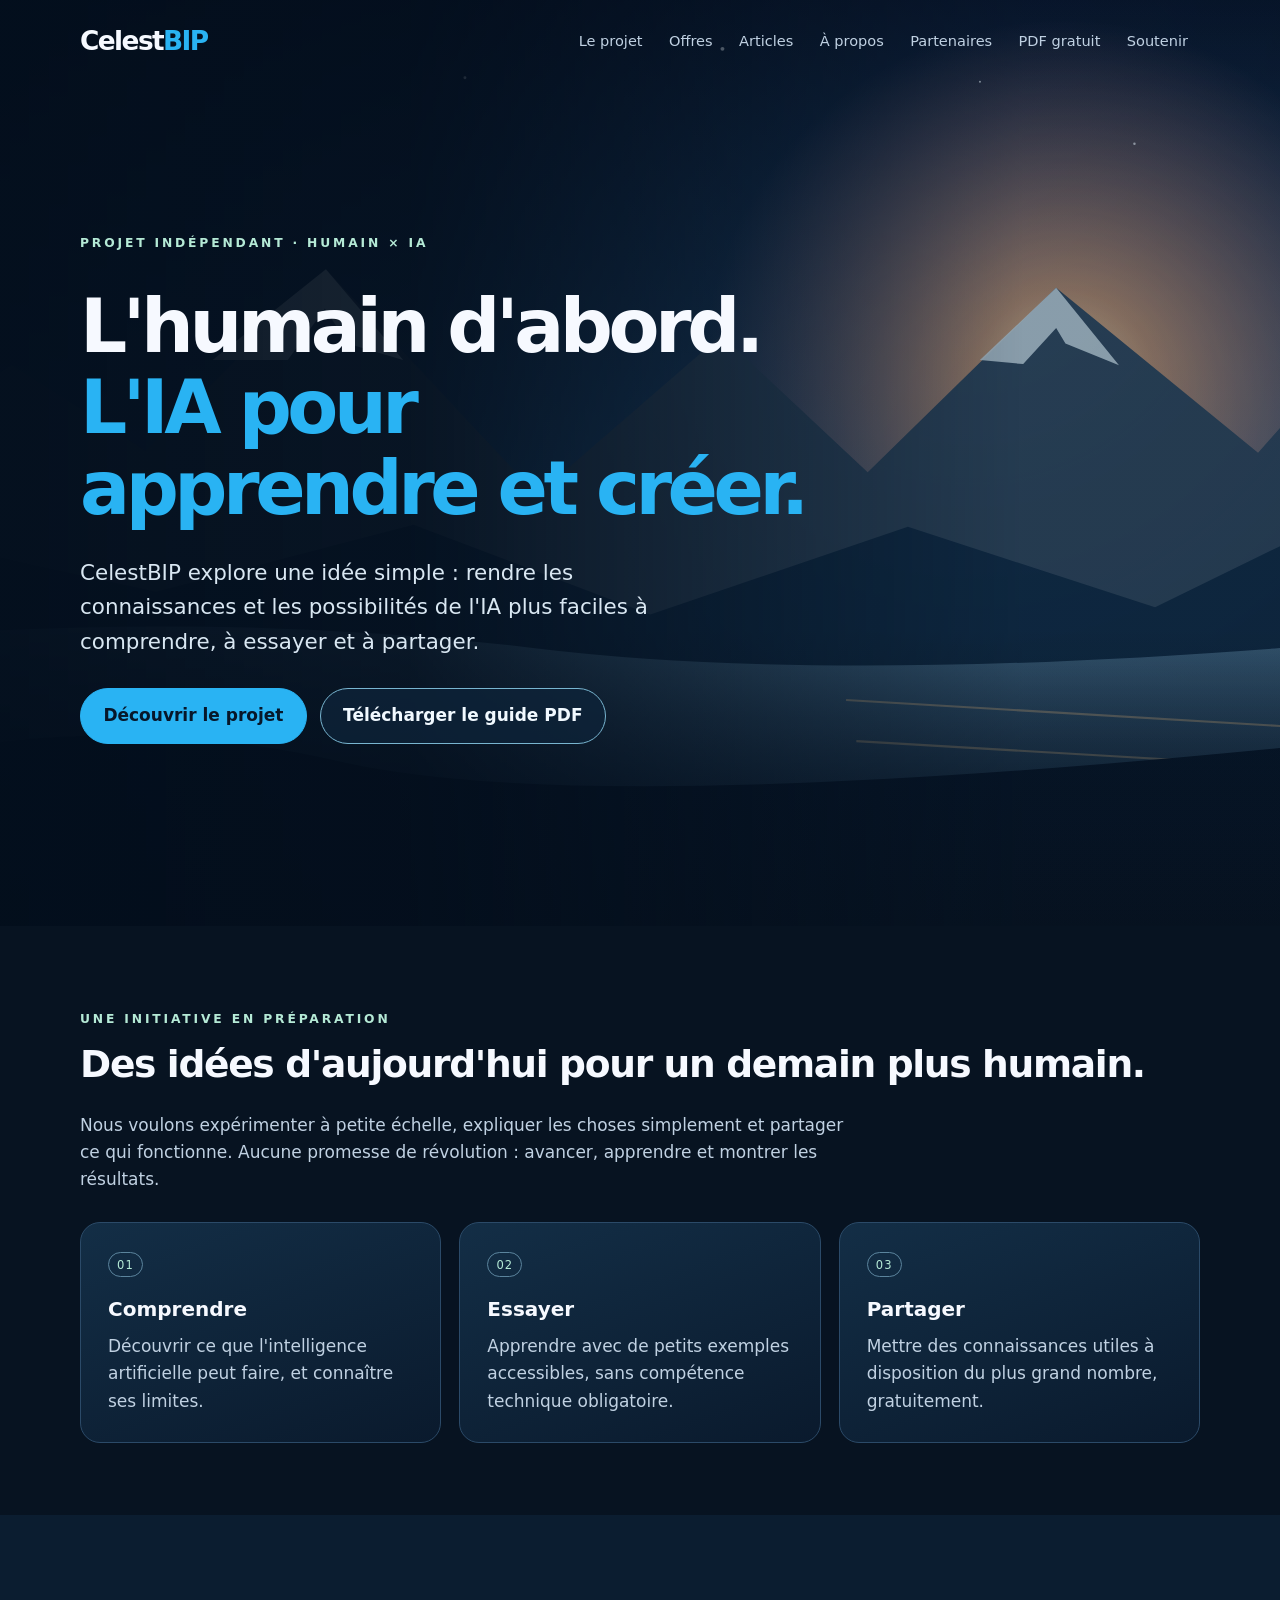
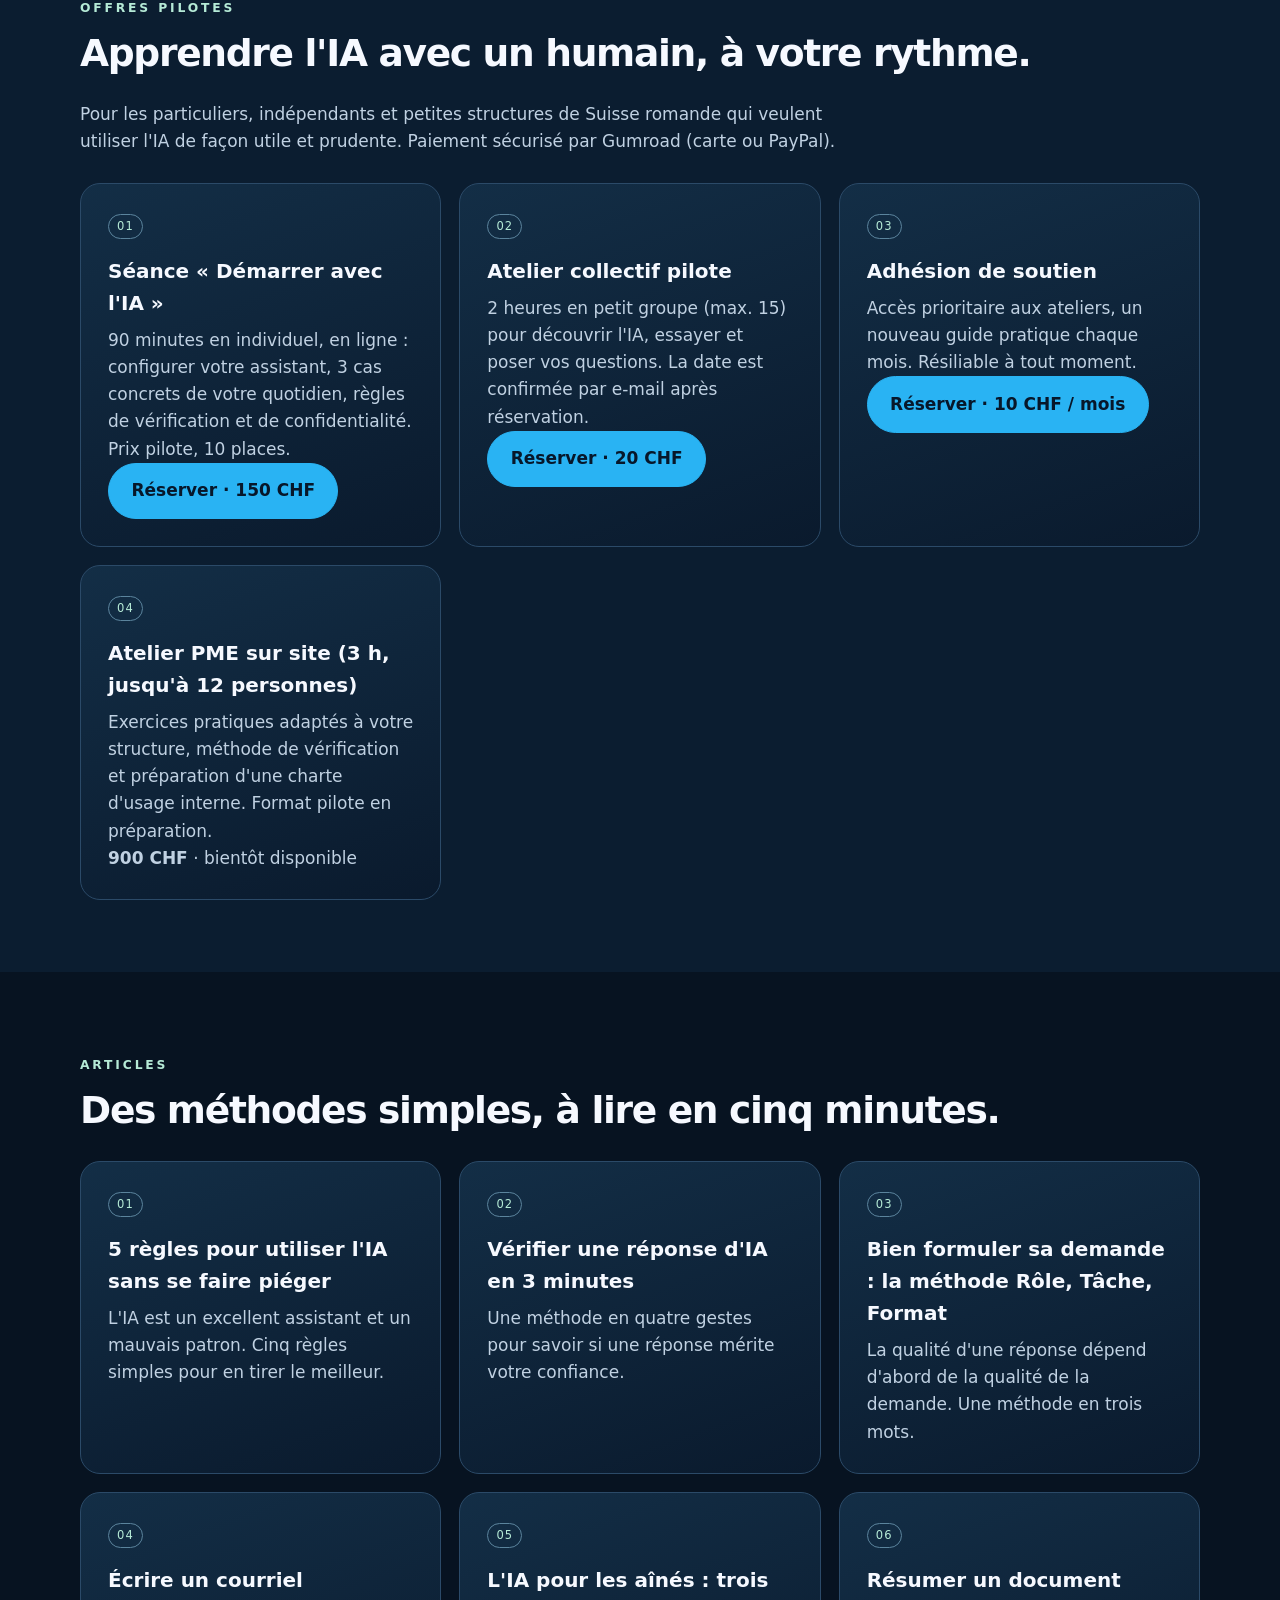
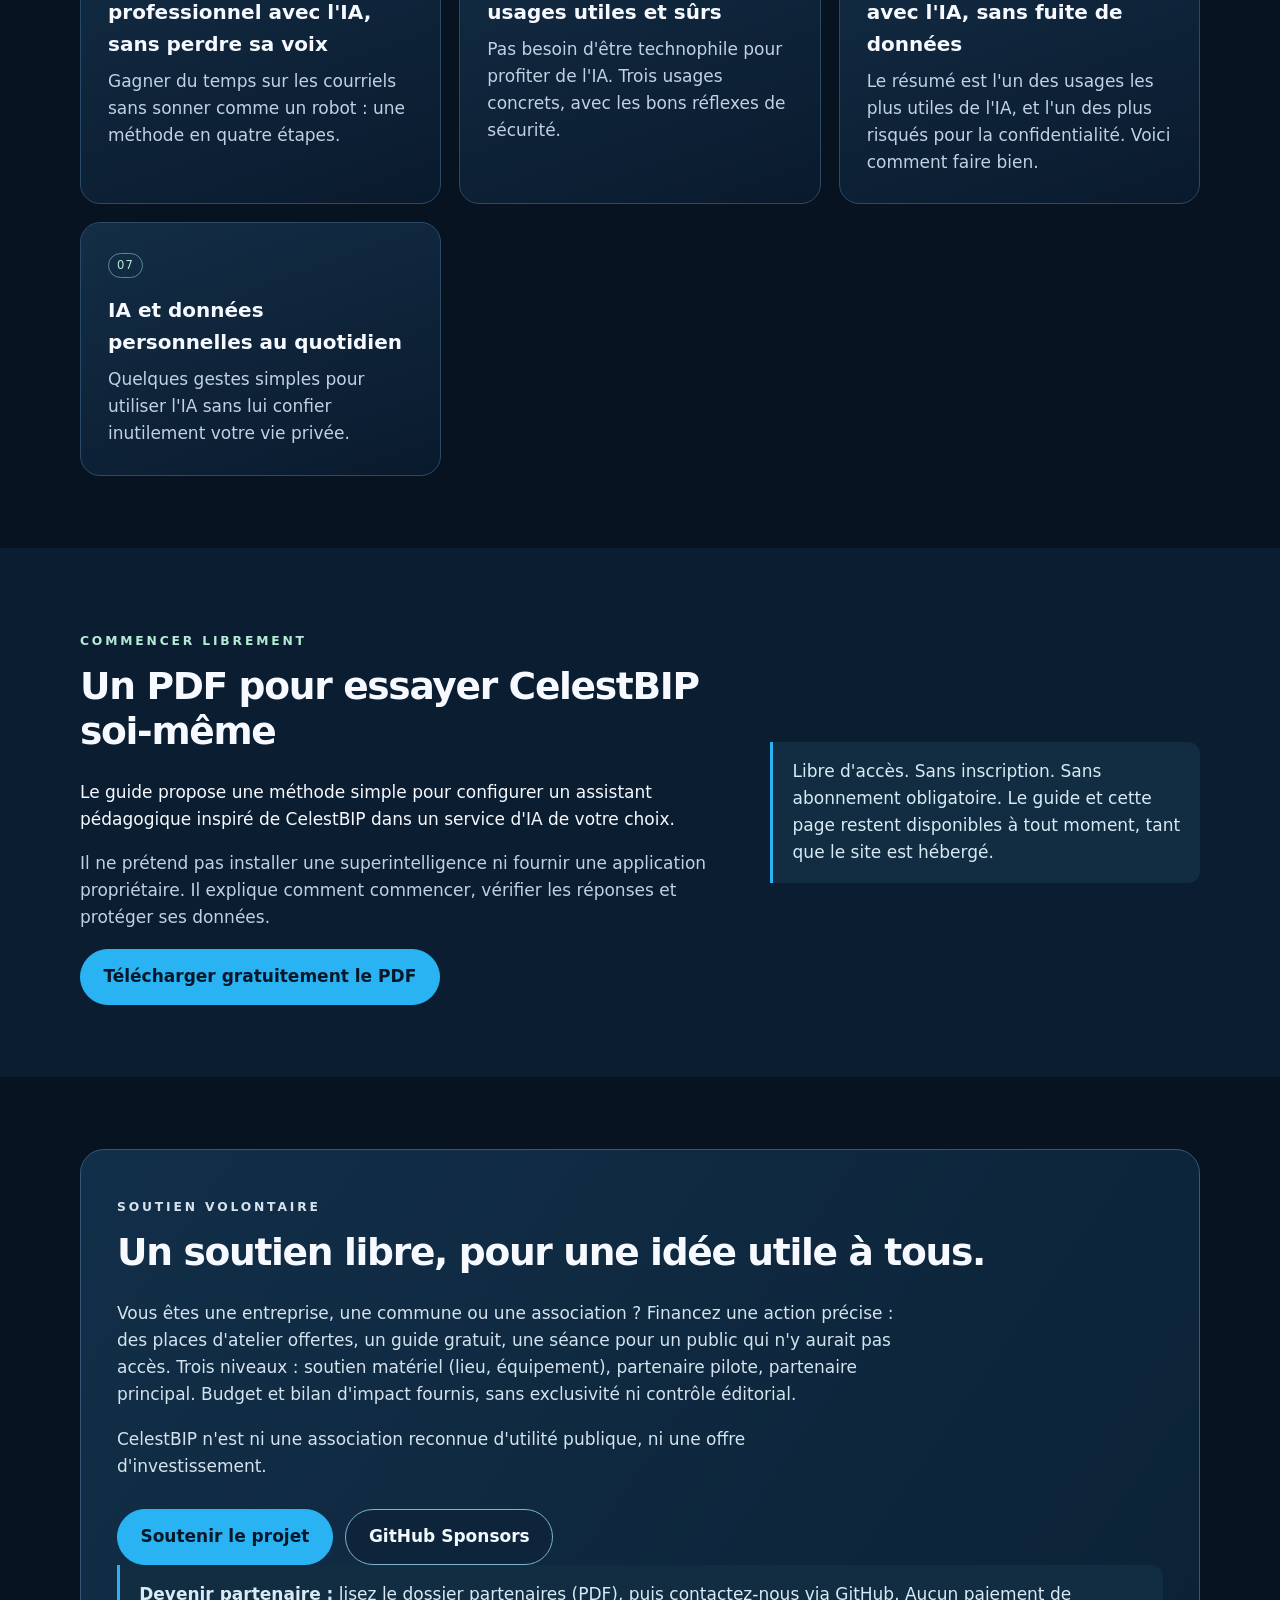
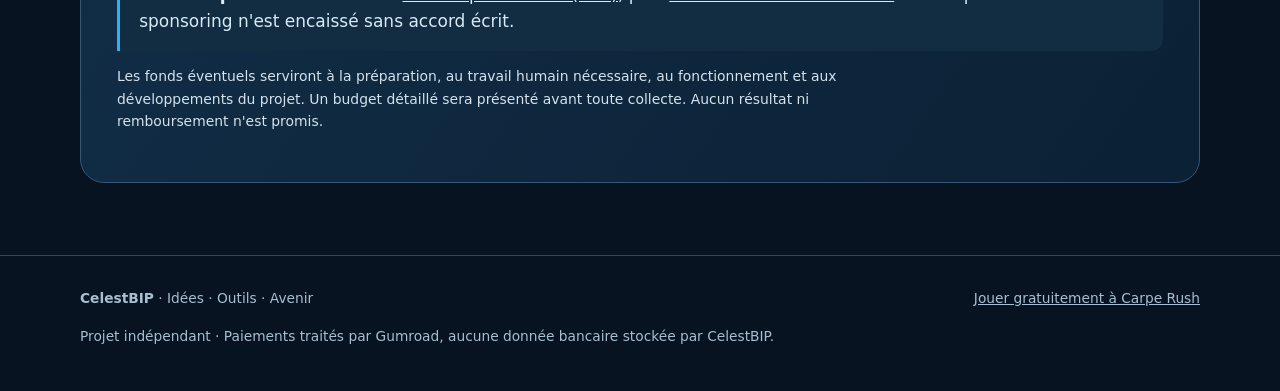
<file: index.html>
<!doctype html>
<html lang="fr-CH"><head><meta charset="utf-8"><meta name="viewport" content="width=device-width,initial-scale=1">
<meta name="description" content="CelestBIP : une initiative indépendante pour comprendre l'intelligence artificielle, partager des connaissances et favoriser les projets utiles.">
<meta name="robots" content="index,follow"><meta name="referrer" content="strict-origin-when-cross-origin">
<title>CelestBIP | Humain × IA</title>
<link rel="canonical" href="https://ceeentreprises-dev.github.io/CelesteBip-starter/"><link rel="icon" href="favicon.svg" type="image/svg+xml">
<meta property="og:type" content="website"><meta property="og:url" content="https://ceeentreprises-dev.github.io/CelesteBip-starter/">
<meta property="og:title" content="CelestBIP | L'humain d'abord. L'IA pour apprendre et créer.">
<meta property="og:description" content="Séances, ateliers et guide gratuit pour utiliser l'IA avec méthode, en Suisse romande.">
<meta property="og:image" content="https://ceeentreprises-dev.github.io/CelesteBip-starter/og-image.png"><meta name="twitter:card" content="summary_large_image">
<link rel="stylesheet" href="style.css"></head>
<body><a class="skip" href="#contenu">Aller au contenu</a>
<header><div class="wrap nav"><a href="#accueil" class="logo" aria-label="CelestBIP accueil">Celest<span>BIP</span></a>
<nav aria-label="Navigation principale"><a href="#projet">Le projet</a><a href="#offres">Offres</a><a href="#articles">Articles</a><a href="a-propos.html">À propos</a><a href="partenaires.html">Partenaires</a><a href="#guide">PDF gratuit</a><a href="#soutenir">Soutenir</a></nav></div></header>
<main id="contenu" tabindex="-1"><section id="accueil" class="hero"><img class="hero-art" src="hero.svg" alt="" aria-hidden="true">
<div class="wrap hero-content"><p class="eyebrow">Projet indépendant · Humain × IA</p>
<h1>L'humain d'abord.<br><span class="shine">L'IA pour apprendre et créer.</span></h1>
<p class="lead">CelestBIP explore une idée simple : rendre les connaissances et les possibilités de l'IA plus faciles à comprendre, à essayer et à partager.</p>
<div class="actions"><a class="button" href="#projet">Découvrir le projet</a><a class="button secondary" href="installer-celestbip-soi-meme.pdf" download>Télécharger le guide PDF</a></div></div></section>
<section id="projet"><div class="wrap"><p class="eyebrow">Une initiative en préparation</p><h2>Des idées d'aujourd'hui pour un demain plus humain.</h2>
<p class="section-intro">Nous voulons expérimenter à petite échelle, expliquer les choses simplement et partager ce qui fonctionne. Aucune promesse de révolution : avancer, apprendre et montrer les résultats.</p>
<div class="grid"><article class="card"><span class="num">01</span><h3>Comprendre</h3><p>Découvrir ce que l'intelligence artificielle peut faire, et connaître ses limites.</p></article>
<article class="card"><span class="num">02</span><h3>Essayer</h3><p>Apprendre avec de petits exemples accessibles, sans compétence technique obligatoire.</p></article>
<article class="card"><span class="num">03</span><h3>Partager</h3><p>Mettre des connaissances utiles à disposition du plus grand nombre, gratuitement.</p></article></div></div></section>
<section id="offres" class="banded"><div class="wrap"><p class="eyebrow">Offres pilotes</p><h2>Apprendre l'IA avec un humain, à votre rythme.</h2>
<p class="section-intro">Pour les particuliers, indépendants et petites structures de Suisse romande qui veulent utiliser l'IA de façon utile et prudente. Paiement sécurisé par Gumroad (carte ou PayPal).</p>
<div class="grid"><article class="card"><span class="num">01</span><h3>Séance « Démarrer avec l&#x27;IA »</h3><p>90 minutes en individuel, en ligne : configurer votre assistant, 3 cas concrets de votre quotidien, règles de vérification et de confidentialité. Prix pilote, 10 places.</p><p></p><a class="button" href="https://laracail.gumroad.com/l/lkeew" rel="noopener">Réserver · 150 CHF</a></article>
<article class="card"><span class="num">02</span><h3>Atelier collectif pilote</h3><p>2 heures en petit groupe (max. 15) pour découvrir l&#x27;IA, essayer et poser vos questions. La date est confirmée par e-mail après réservation.</p><p></p><a class="button" href="https://laracail.gumroad.com/l/ndevn" rel="noopener">Réserver · 20 CHF</a></article>
<article class="card"><span class="num">03</span><h3>Adhésion de soutien</h3><p>Accès prioritaire aux ateliers, un nouveau guide pratique chaque mois. Résiliable à tout moment.</p><p></p><a class="button" href="https://laracail.gumroad.com/l/xjbem" rel="noopener">Réserver · 10 CHF / mois</a></article>
<article class="card"><span class="num">04</span><h3>Atelier PME sur site (3 h, jusqu&#x27;à 12 personnes)</h3><p>Exercices pratiques adaptés à votre structure, méthode de vérification et préparation d&#x27;une charte d&#x27;usage interne. Format pilote en préparation.</p><p></p><p class="muted"><strong>900 CHF</strong> · bientôt disponible</p></article></div></div></section>
<section id="articles"><div class="wrap"><p class="eyebrow">Articles</p><h2>Des méthodes simples, à lire en cinq minutes.</h2>
<div class="grid"><article class="card"><span class="num">01</span><h3><a href="article-01-cinq-regles.html">5 règles pour utiliser l&#x27;IA sans se faire piéger</a></h3><p>L&#x27;IA est un excellent assistant et un mauvais patron. Cinq règles simples pour en tirer le meilleur.</p></article>
<article class="card"><span class="num">02</span><h3><a href="article-02-verifier-une-reponse.html">Vérifier une réponse d&#x27;IA en 3 minutes</a></h3><p>Une méthode en quatre gestes pour savoir si une réponse mérite votre confiance.</p></article>
<article class="card"><span class="num">03</span><h3><a href="article-03-bien-demander.html">Bien formuler sa demande : la méthode Rôle, Tâche, Format</a></h3><p>La qualité d&#x27;une réponse dépend d&#x27;abord de la qualité de la demande. Une méthode en trois mots.</p></article>
<article class="card"><span class="num">04</span><h3><a href="article-04-courriel-pro.html">Écrire un courriel professionnel avec l&#x27;IA, sans perdre sa voix</a></h3><p>Gagner du temps sur les courriels sans sonner comme un robot : une méthode en quatre étapes.</p></article>
<article class="card"><span class="num">05</span><h3><a href="article-05-ia-et-aines.html">L&#x27;IA pour les aînés : trois usages utiles et sûrs</a></h3><p>Pas besoin d&#x27;être technophile pour profiter de l&#x27;IA. Trois usages concrets, avec les bons réflexes de sécurité.</p></article>
<article class="card"><span class="num">06</span><h3><a href="article-06-resumer-sans-fuite.html">Résumer un document avec l&#x27;IA, sans fuite de données</a></h3><p>Le résumé est l&#x27;un des usages les plus utiles de l&#x27;IA, et l&#x27;un des plus risqués pour la confidentialité. Voici comment faire bien.</p></article>
<article class="card"><span class="num">07</span><h3><a href="article-07-donnees-personnelles.html">IA et données personnelles au quotidien</a></h3><p>Quelques gestes simples pour utiliser l&#x27;IA sans lui confier inutilement votre vie privée.</p></article></div></div></section>
<section id="guide" class="banded"><div class="wrap two"><div><p class="eyebrow">Commencer librement</p><h2>Un PDF pour essayer CelestBIP soi-même</h2>
<p>Le guide propose une méthode simple pour configurer un assistant pédagogique inspiré de CelestBIP dans un service d'IA de votre choix.</p>
<p class="muted">Il ne prétend pas installer une superintelligence ni fournir une application propriétaire. Il explique comment commencer, vérifier les réponses et protéger ses données.</p>
<a class="button" href="installer-celestbip-soi-meme.pdf" download>Télécharger gratuitement le PDF</a></div>
<aside class="note">Libre d'accès. Sans inscription. Sans abonnement obligatoire. Le guide et cette page restent disponibles à tout moment, tant que le site est hébergé.</aside></div></section>
<section id="soutenir"><div class="wrap"><div class="support"><p class="eyebrow">Soutien volontaire</p><h2>Un soutien libre, pour une idée utile à tous.</h2>
<p>Vous êtes une entreprise, une commune ou une association ? Financez une action précise : des places d'atelier offertes, un guide gratuit, une séance pour un public qui n'y aurait pas accès. Trois niveaux : soutien matériel (lieu, équipement), partenaire pilote, partenaire principal. Budget et bilan d'impact fournis, sans exclusivité ni contrôle éditorial.</p>
<p>CelestBIP n'est ni une association reconnue d'utilité publique, ni une offre d'investissement.</p>
<div class="actions"><a class="button" href="https://laracail.gumroad.com/l/beiymlv" rel="noopener">Soutenir le projet</a><a class="button secondary" href="https://github.com/sponsors/ceeentreprises-dev" rel="noopener">GitHub Sponsors</a></div><div class="note"><strong>Devenir partenaire :</strong> lisez le <a href="dossier-partenaires.pdf" download>dossier partenaires (PDF)</a>, puis <a href="https://github.com/ceeentreprises-dev/CelesteBip-starter/issues/new?title=Partenariat%20CelestBIP" rel="noopener">contactez-nous via GitHub</a>. Aucun paiement de sponsoring n'est encaissé sans accord écrit.</div>
<p class="disclosure">Les fonds éventuels serviront à la préparation, au travail humain nécessaire, au fonctionnement et aux développements du projet. Un budget détaillé sera présenté avant toute collecte. Aucun résultat ni remboursement n'est promis.</p>
</div></div></section></main>
<footer><div class="wrap foot"><div><strong>CelestBIP</strong> · Idées · Outils · Avenir</div><div><a href="carpe-rush/">Jouer gratuitement à Carpe Rush</a></div><div>Projet indépendant · Paiements traités par Gumroad, aucune donnée bancaire stockée par CelestBIP.</div></div></footer>
</body></html>
</file>
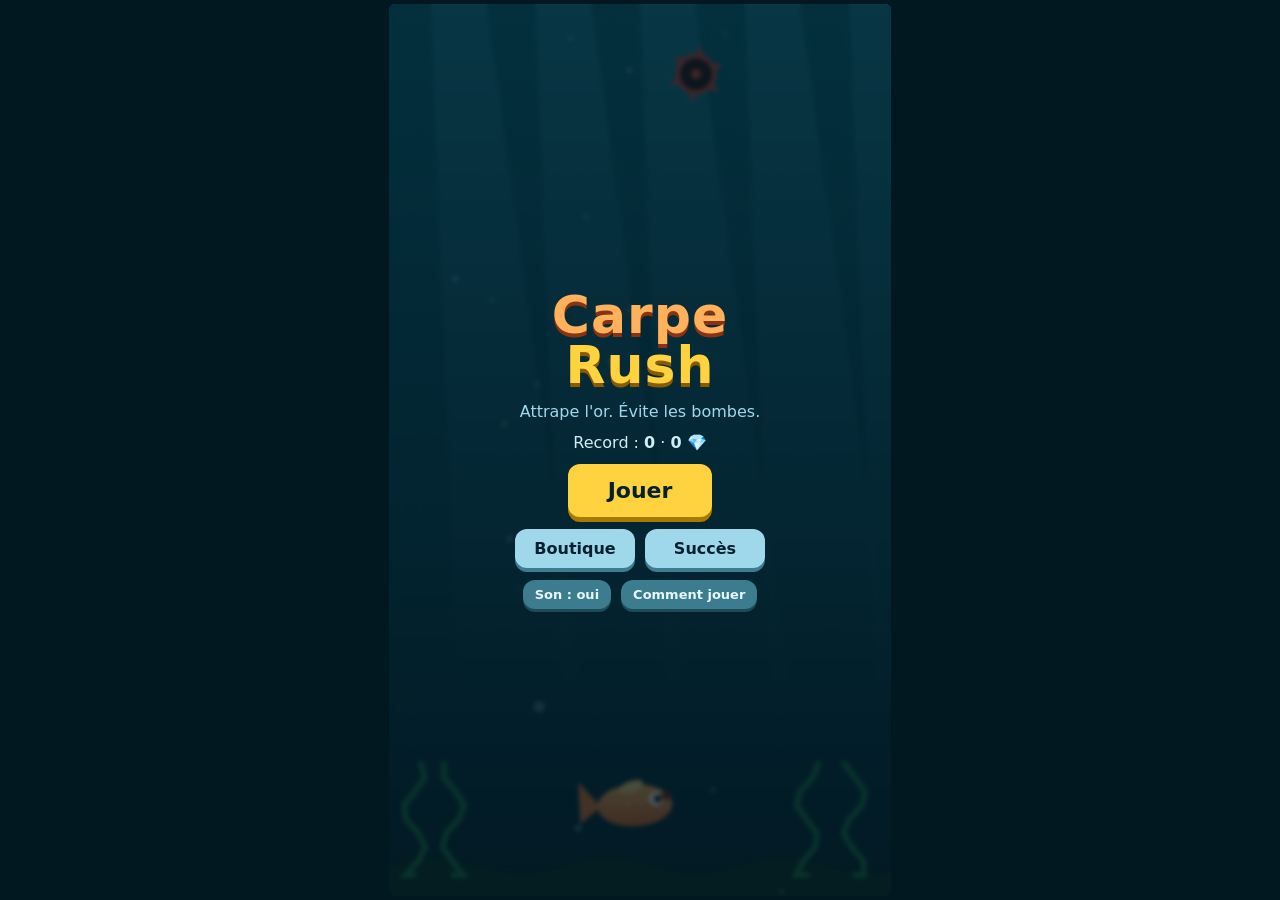
<file: carpe-rush/index.html>
<!DOCTYPE html>
<html lang="fr-CH">
<head>
  <meta charset="utf-8">
  <meta name="viewport" content="width=device-width, initial-scale=1, viewport-fit=cover">
  <meta name="theme-color" content="#04212f">
  <meta name="description" content="Carpe Rush : jeu d'arcade HTML5. Guide ta carpe, attrape l'or, évite les bombes.">
  <title>Carpe Rush</title>
  <link rel="stylesheet" href="css/style.css">
</head>
<body>
  <div id="app">
    <canvas id="game" aria-label="Zone de jeu Carpe Rush"></canvas>

    <div id="topbar" class="hidden">
      <button id="btn-pause" class="icon" aria-label="Pause">❚❚</button>
    </div>

    <section id="screen-menu" class="screen">
      <h1>Carpe<br><span>Rush</span></h1>
      <p class="tag">Attrape l'or. Évite les bombes.</p>
      <p class="best">Record : <b id="menu-best">0</b> · <b id="menu-gems">0</b> 💎</p>
      <button id="btn-play" class="big">Jouer</button>
      <div class="row">
        <button id="btn-shop">Boutique</button>
        <button id="btn-ach">Succès</button>
      </div>
      <div class="row">
        <button id="btn-mute" class="small">Son : oui</button>
        <button id="btn-help" class="small">Comment jouer</button>
      </div>
    </section>

    <section id="screen-help" class="screen hidden">
      <h2>Comment jouer</h2>
      <ul class="help">
        <li>Glisse le doigt, la souris ou utilise les flèches pour déplacer la carpe.</li>
        <li><span class="dot gold"></span> Or : des points. Enchaîne-les pour monter le combo et le multiplicateur (jusqu'à x5).</li>
        <li><span class="dot bomb"></span> Bombe : tu perds une vie et ton combo.</li>
        <li><span class="dot shield"></span> Bouclier · <span class="dot magnet"></span> Aimant · <span class="dot slow"></span> Ralenti · <span class="dot heart"></span> Vie</li>
        <li>Laisser tomber de l'or casse le combo.</li>
        <li>Chaque partie rapporte des 💎 à dépenser dans la boutique.</li>
        <li>P ou Échap : pause.</li>
      </ul>
      <button class="back">Retour</button>
    </section>

    <section id="screen-shop" class="screen hidden">
      <h2>Boutique</h2>
      <p class="best"><b id="shop-gems">0</b> 💎</p>
      <div id="shop-list" class="list"></div>
      <button class="back">Retour</button>
    </section>

    <section id="screen-ach" class="screen hidden">
      <h2>Succès</h2>
      <div id="ach-list" class="list"></div>
      <button class="back">Retour</button>
    </section>

    <section id="screen-pause" class="screen hidden">
      <h2>Pause</h2>
      <button id="btn-resume" class="big">Reprendre</button>
      <button id="btn-quit">Quitter la partie</button>
    </section>

    <section id="screen-over" class="screen hidden">
      <h2>Partie terminée</h2>
      <p class="score-big" id="over-score">0</p>
      <p id="over-record" class="record hidden">Nouveau record !</p>
      <p class="stats" id="over-stats"></p>
      <p class="best">+<b id="over-gems">0</b> 💎</p>
      <div id="over-ach"></div>
      <button id="btn-again" class="big">Rejouer</button>
      <div class="row">
        <button id="btn-over-shop">Boutique</button>
        <button id="btn-menu">Menu</button>
      </div>
    </section>

    <div id="toast" class="hidden"></div>
  </div>

  <script src="js/config.js"></script>
  <script src="js/storage.js"></script>
  <script src="js/audio.js"></script>
  <script src="js/game.js"></script>
  <script src="js/render.js"></script>
  <script src="js/main.js"></script>
</body>
</html>
</file>
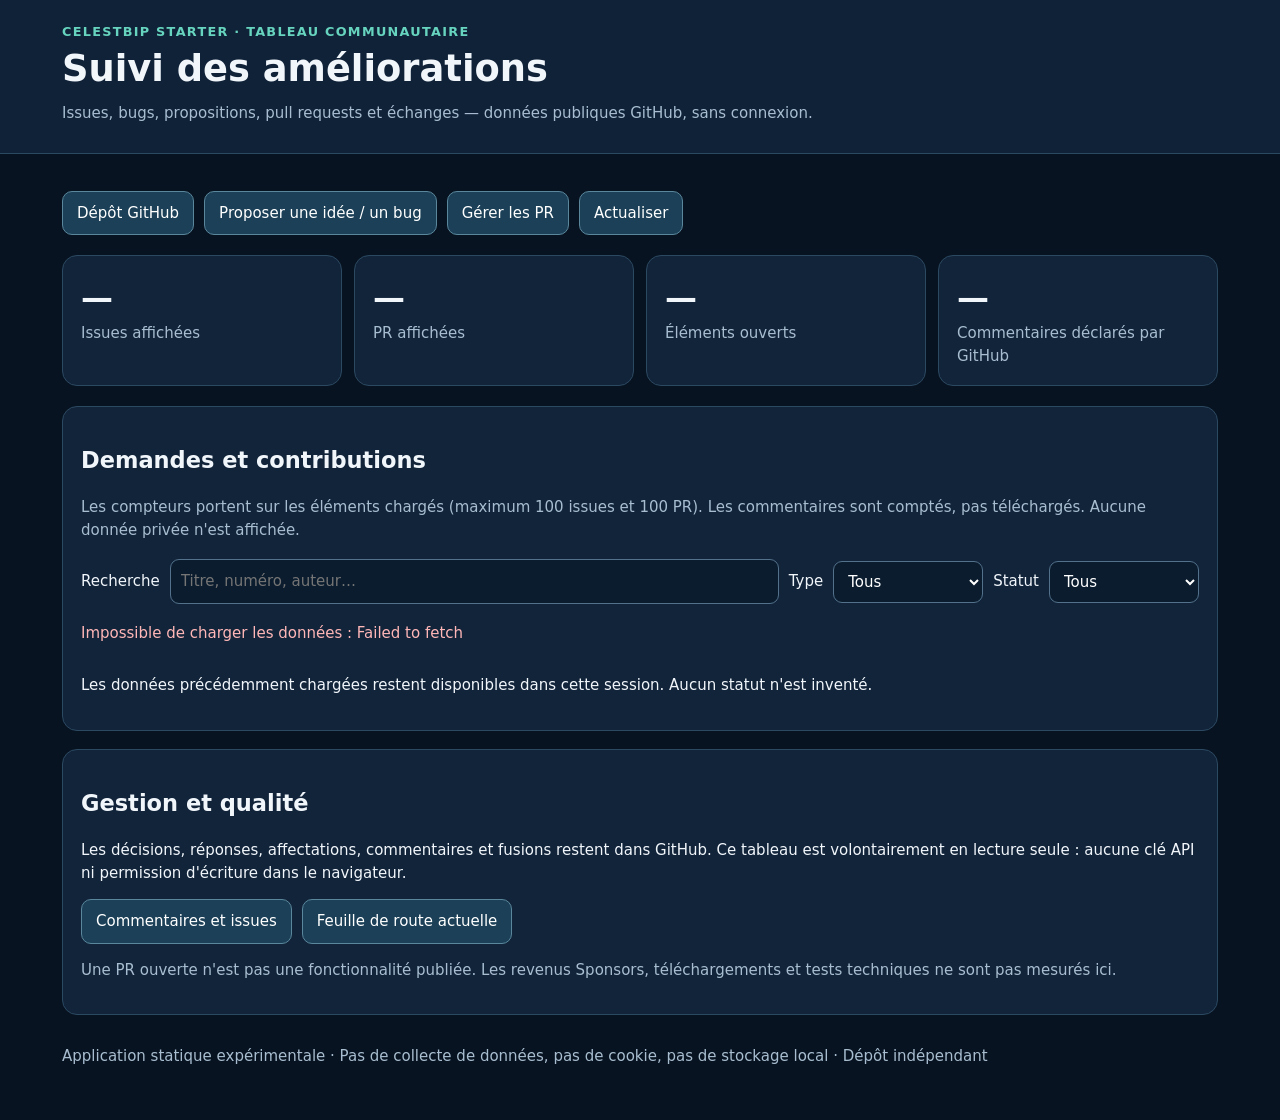
<file: community/index.html>
<!doctype html>
<html lang="fr"><head><meta charset="utf-8"><meta name="viewport" content="width=device-width,initial-scale=1"><meta name="robots" content="noindex,nofollow"><title>CelestBIP Control — Communauté</title>
<style>
:root{color-scheme:dark;--bg:#081321;--panel:#12243a;--border:#2b4961;--text:#f1f6fb;--muted:#a8bed0;--accent:#66d4be}*{box-sizing:border-box}body{margin:0;background:var(--bg);color:var(--text);font:15px/1.5 system-ui,sans-serif}a{color:#8cdbff}button,select,input{font:inherit}button,.link{background:#1b4057;border:1px solid #5a879c;color:white;padding:10px 14px;border-radius:10px;cursor:pointer;text-decoration:none;display:inline-block}button:hover,.link:hover{background:#285b77}button:focus-visible,a:focus-visible,input:focus-visible,select:focus-visible{outline:3px solid var(--accent);outline-offset:2px}.wrap{max-width:1200px;margin:auto;padding:22px}header{border-bottom:1px solid var(--border);background:#102238}header h1{margin:0;font-size:clamp(1.5rem,4vw,2.3rem)}header p{margin:6px 0;color:var(--muted)}.tag{color:var(--accent);font-weight:700;font-size:.8rem;letter-spacing:.1em;text-transform:uppercase}.grid{display:grid;grid-template-columns:repeat(4,minmax(0,1fr));gap:12px;margin:20px 0}.metric,.panel{background:var(--panel);border:1px solid var(--border);border-radius:15px;padding:18px}.metric strong{font-size:2rem;display:block}.metric span{color:var(--muted)}.controls{display:flex;gap:10px;flex-wrap:wrap;align-items:center;margin:18px 0}input,select{background:#0a1c2e;color:white;border:1px solid #53718b;border-radius:9px;padding:10px;min-width:150px}input{flex:1;min-width:210px}.items{display:grid;gap:10px}.item{padding:15px;border:1px solid var(--border);border-radius:12px;background:#0d2033}.item h3{margin:0 0 6px;font-size:1.05rem}.item p{margin:5px 0;color:var(--muted)}.pill{display:inline-block;padding:2px 8px;border:1px solid #53718b;border-radius:20px;font-size:.78rem;margin:3px 5px 3px 0}.actions{display:flex;gap:10px;flex-wrap:wrap;margin:15px 0}.note{color:var(--muted)}.error{color:#ffb7b7}footer{padding:30px 0;color:var(--muted)}@media(max-width:750px){.grid{grid-template-columns:repeat(2,minmax(0,1fr))}.wrap{padding:14px}.metric{padding:12px}.metric strong{font-size:1.6rem}}
</style></head><body>
<header><div class="wrap"><div class="tag">CelestBIP Starter · Tableau communautaire</div><h1>Suivi des améliorations</h1><p>Issues, bugs, propositions, pull requests et échanges — données publiques GitHub, sans connexion.</p></div></header>
<main class="wrap">
<div class="actions"><a class="link" href="https://github.com/ceeentreprises-dev/CelesteBip-starter" target="_blank" rel="noopener noreferrer">Dépôt GitHub</a><a class="link" href="https://github.com/ceeentreprises-dev/CelesteBip-starter/issues/new/choose" target="_blank" rel="noopener noreferrer">Proposer une idée / un bug</a><a class="link" href="https://github.com/ceeentreprises-dev/CelesteBip-starter/pulls" target="_blank" rel="noopener noreferrer">Gérer les PR</a><button id="refresh" type="button">Actualiser</button></div>
<section class="grid" aria-label="Indicateurs"><div class="metric"><strong id="issues">—</strong><span>Issues affichées</span></div><div class="metric"><strong id="prs">—</strong><span>PR affichées</span></div><div class="metric"><strong id="open">—</strong><span>Éléments ouverts</span></div><div class="metric"><strong id="comments">—</strong><span>Commentaires déclarés par GitHub</span></div></section>
<section class="panel"><h2>Demandes et contributions</h2><p class="note">Les compteurs portent sur les éléments chargés (maximum 100 issues et 100 PR). Les commentaires sont comptés, pas téléchargés. Aucune donnée privée n'est affichée.</p>
<div class="controls"><label for="search">Recherche</label><input id="search" type="search" placeholder="Titre, numéro, auteur…"><label for="kind">Type</label><select id="kind"><option value="all">Tous</option><option value="issue">Issues</option><option value="pr">Pull requests</option></select><label for="state">Statut</label><select id="state"><option value="all">Tous</option><option value="open">Ouvert</option><option value="closed">Fermé</option></select></div>
<p id="status" role="status" aria-live="polite">Chargement des données publiques…</p><div id="items" class="items" aria-live="polite"></div></section>
<section class="panel" style="margin-top:18px"><h2>Gestion et qualité</h2><p>Les décisions, réponses, affectations, commentaires et fusions restent dans GitHub. Ce tableau est volontairement en lecture seule : aucune clé API ni permission d'écriture dans le navigateur.</p><div class="actions"><a href="https://github.com/ceeentreprises-dev/CelesteBip-starter/issues" class="link" target="_blank" rel="noopener noreferrer">Commentaires et issues</a><a href="https://github.com/ceeentreprises-dev/CelesteBip-starter/blob/main/docs/ROADMAP.md" class="link" target="_blank" rel="noopener noreferrer">Feuille de route actuelle</a></div><p class="note">Une PR ouverte n'est pas une fonctionnalité publiée. Les revenus Sponsors, téléchargements et tests techniques ne sont pas mesurés ici.</p></section>
<footer>Application statique expérimentale · Pas de collecte de données, pas de cookie, pas de stockage local · Dépôt indépendant</footer></main>
<script>
"use strict";
const API="https://api.github.com/repos/ceeentreprises-dev/CelesteBip-starter";
const $=id=>document.getElementById(id);
let records=[];
function textElement(tag,value){const el=document.createElement(tag);el.textContent=value;return el}
function render(){
 const q=$("search").value.trim().toLowerCase(),kind=$("kind").value,state=$("state").value;
 const shown=records.filter(x=>(kind==="all"||x.kind===kind)&&(state==="all"||x.state===state)&&[x.title,String(x.number),x.author].some(s=>s.toLowerCase().includes(q)));
 $("items").replaceChildren();
 for(const x of shown){
  const card=document.createElement("article");card.className="item";
  const h=textElement("h3",x.title);const link=document.createElement("a");link.href=x.url;link.target="_blank";link.rel="noopener noreferrer";link.textContent="#"+x.number+" · "+(x.kind==="pr"?"Pull request":"Issue");h.prepend(link,document.createTextNode(" — "));card.append(h);
  card.append(textElement("p","Auteur : "+x.author+" · "+(x.state==="open"?"Ouvert":"Fermé")+" · "+x.comments+" commentaire(s) · "+new Date(x.updated).toLocaleDateString("fr-CH")));
  for(const label of x.labels){const span=textElement("span",label);span.className="pill";card.append(span)}
  $("items").append(card);
 }
 if(!shown.length)$("items").append(textElement("p","Aucun élément ne correspond aux filtres."));
 $("issues").textContent=records.filter(x=>x.kind==="issue").length;
 $("prs").textContent=records.filter(x=>x.kind==="pr").length;
 $("open").textContent=records.filter(x=>x.state==="open").length;
 $("comments").textContent=records.reduce((n,x)=>n+x.comments,0);
 $("status").textContent=shown.length+" élément(s) affiché(s). Actualisation manuelle uniquement.";
}
async function get(path){const response=await fetch(API+path,{headers:{Accept:"application/vnd.github+json"}});
 if(!response.ok)throw new Error("GitHub API : HTTP "+response.status+" (réessayer plus tard si limite atteinte)");
 return response.json()}
async function load(){
 $("refresh").disabled=true;$("status").textContent="Consultation de GitHub…";
 try{
  const [issues,prs]=await Promise.all([get("/issues?state=all&per_page=100&sort=updated"),get("/pulls?state=all&per_page=100&sort=updated")]);
  const onlyIssues=issues.filter(x=>!x.pull_request).map(x=>({kind:"issue",number:x.number,title:x.title,url:x.html_url,author:x.user?.login||"inconnu",state:x.state,updated:x.updated_at,comments:x.comments||0,labels:(x.labels||[]).map(l=>l.name)}));
  const onlyPrs=prs.map(x=>({kind:"pr",number:x.number,title:x.title,url:x.html_url,author:x.user?.login||"inconnu",state:x.state,updated:x.updated_at,comments:x.comments||0,labels:(x.labels||[]).map(l=>l.name)}));
  records=[...onlyIssues,...onlyPrs].sort((a,b)=>new Date(b.updated)-new Date(a.updated));render();
 }catch(error){$("status").textContent="Impossible de charger les données : "+error.message;$("status").className="error";$("items").replaceChildren(textElement("p","Les données précédemment chargées restent disponibles dans cette session. Aucun statut n'est inventé."))}
 finally{$("refresh").disabled=false}
}
for(const id of ["search","kind","state"])$(id).addEventListener(id==="search"?"input":"change",render);
$("refresh").addEventListener("click",load);load();
</script></body></html>
</file>
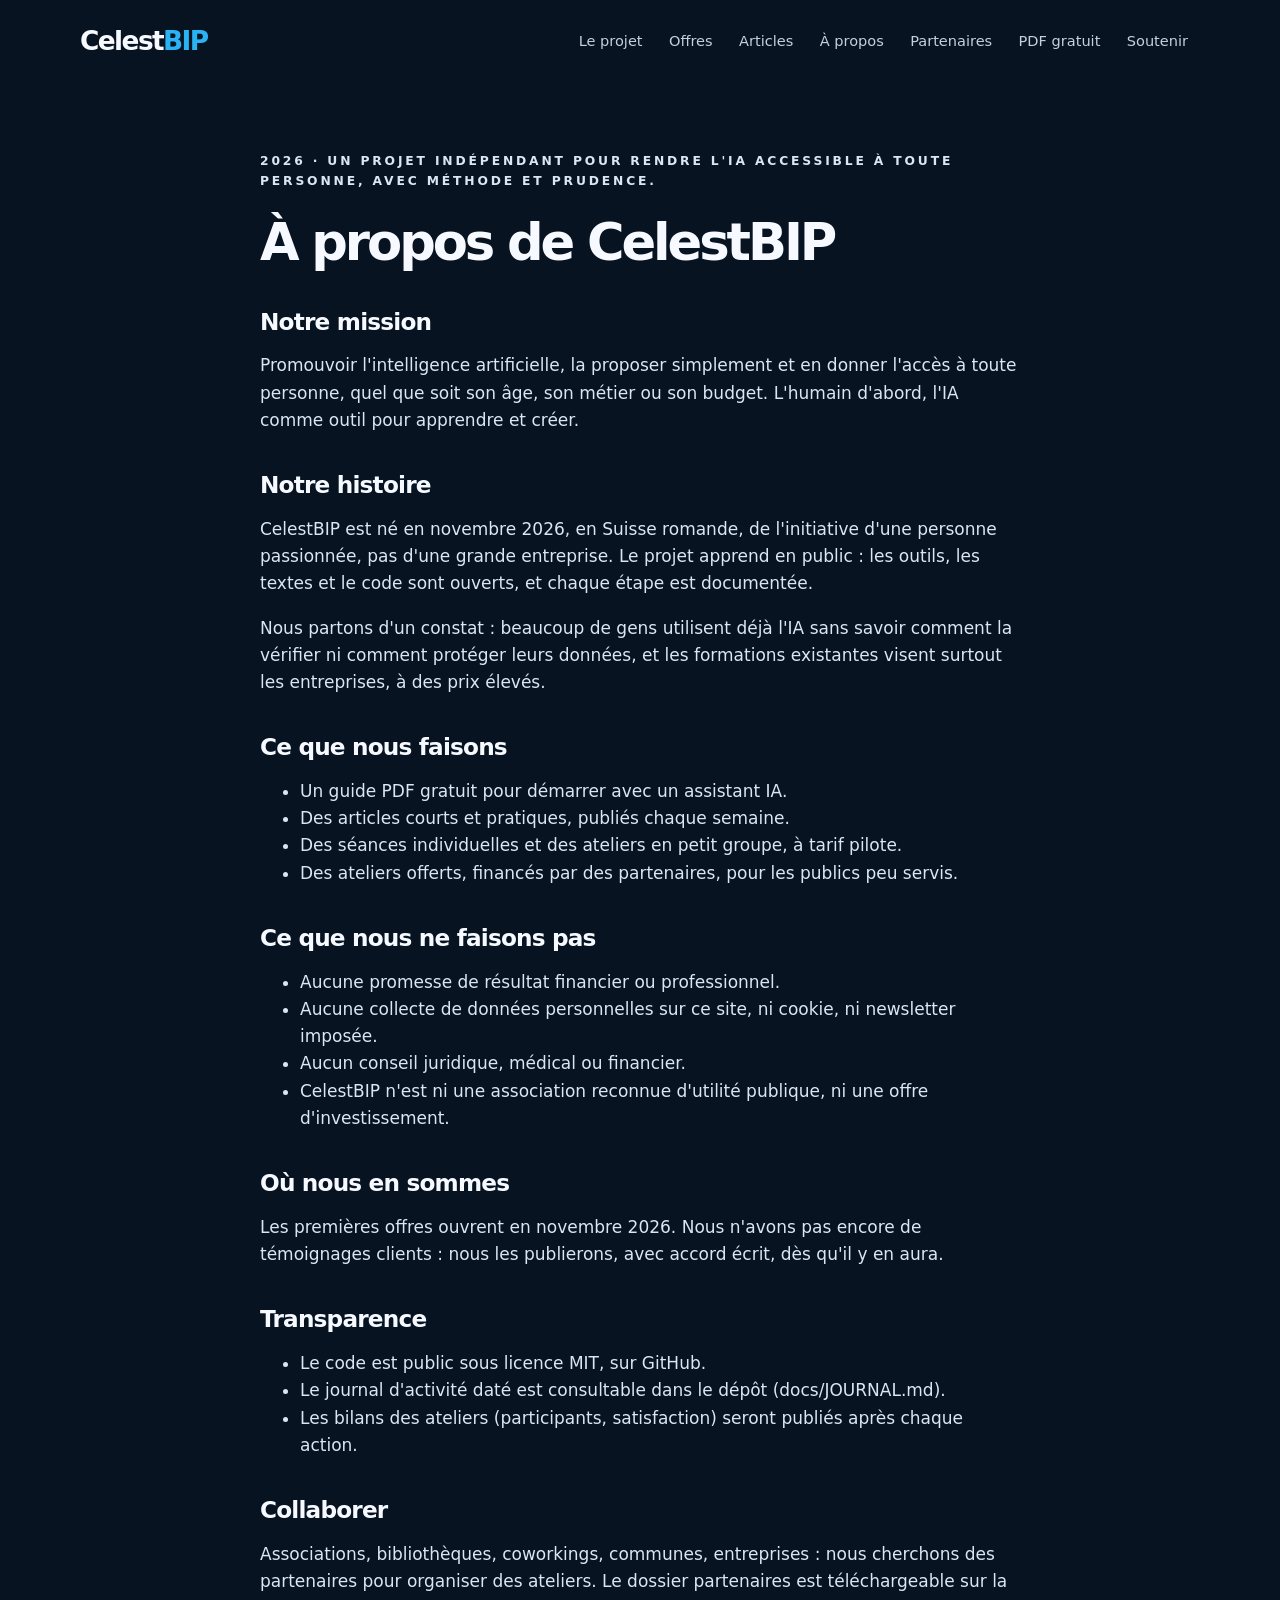
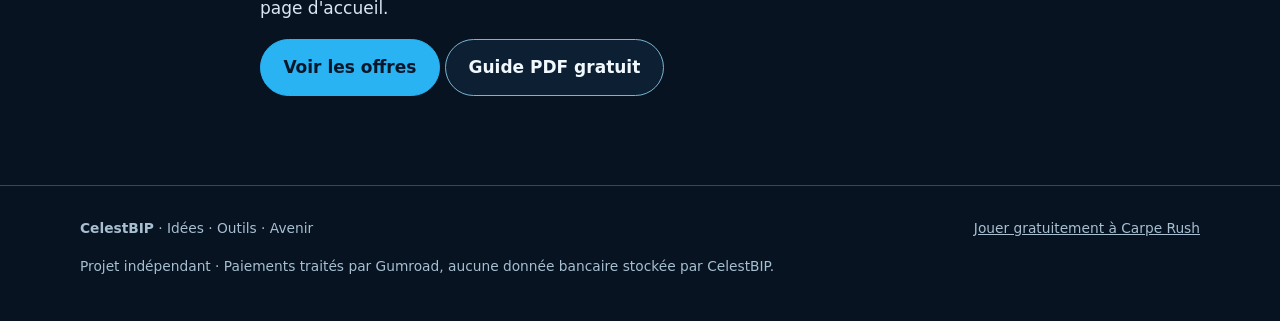
<file: a-propos.html>
<!doctype html>
<html lang="fr-CH"><head><meta charset="utf-8"><meta name="viewport" content="width=device-width,initial-scale=1">
<meta name="description" content="Un projet indépendant pour rendre l&#x27;IA accessible à toute personne, avec méthode et prudence.">
<meta name="robots" content="index,follow"><meta name="referrer" content="strict-origin-when-cross-origin">
<title>À propos de CelestBIP | CelestBIP</title>
<link rel="canonical" href="https://ceeentreprises-dev.github.io/CelesteBip-starter/a-propos.html"><link rel="icon" href="favicon.svg" type="image/svg+xml">
<meta property="og:type" content="website"><meta property="og:url" content="https://ceeentreprises-dev.github.io/CelesteBip-starter/">
<meta property="og:title" content="CelestBIP | L'humain d'abord. L'IA pour apprendre et créer.">
<meta property="og:description" content="Séances, ateliers et guide gratuit pour utiliser l'IA avec méthode, en Suisse romande.">
<meta property="og:image" content="https://ceeentreprises-dev.github.io/CelesteBip-starter/og-image.png"><meta name="twitter:card" content="summary_large_image">
<link rel="stylesheet" href="style.css"></head>
<body><a class="skip" href="#contenu">Aller au contenu</a>
<header><div class="wrap nav"><a href="index.html#accueil" class="logo" aria-label="CelestBIP accueil">Celest<span>BIP</span></a>
<nav aria-label="Navigation principale"><a href="index.html#projet">Le projet</a><a href="index.html#offres">Offres</a><a href="index.html#articles">Articles</a><a href="a-propos.html">À propos</a><a href="partenaires.html">Partenaires</a><a href="index.html#guide">PDF gratuit</a><a href="index.html#soutenir">Soutenir</a></nav></div></header>
<main id="contenu" tabindex="-1"><section class="article"><div class="wrap narrow"><p class="eyebrow">2026 · Un projet indépendant pour rendre l&#x27;IA accessible à toute personne, avec méthode et prudence.</p><h1>À propos de CelestBIP</h1><h2>Notre mission</h2>
<p>Promouvoir l&#x27;intelligence artificielle, la proposer simplement et en donner l&#x27;accès à toute personne, quel que soit son âge, son métier ou son budget. L&#x27;humain d&#x27;abord, l&#x27;IA comme outil pour apprendre et créer.</p>
<h2>Notre histoire</h2>
<p>CelestBIP est né en novembre 2026, en Suisse romande, de l&#x27;initiative d&#x27;une personne passionnée, pas d&#x27;une grande entreprise. Le projet apprend en public : les outils, les textes et le code sont ouverts, et chaque étape est documentée.</p>
<p>Nous partons d&#x27;un constat : beaucoup de gens utilisent déjà l&#x27;IA sans savoir comment la vérifier ni comment protéger leurs données, et les formations existantes visent surtout les entreprises, à des prix élevés.</p>
<h2>Ce que nous faisons</h2>
<ul>
<li>Un guide PDF gratuit pour démarrer avec un assistant IA.</li>
<li>Des articles courts et pratiques, publiés chaque semaine.</li>
<li>Des séances individuelles et des ateliers en petit groupe, à tarif pilote.</li>
<li>Des ateliers offerts, financés par des partenaires, pour les publics peu servis.</li>
</ul>
<h2>Ce que nous ne faisons pas</h2>
<ul>
<li>Aucune promesse de résultat financier ou professionnel.</li>
<li>Aucune collecte de données personnelles sur ce site, ni cookie, ni newsletter imposée.</li>
<li>Aucun conseil juridique, médical ou financier.</li>
<li>CelestBIP n&#x27;est ni une association reconnue d&#x27;utilité publique, ni une offre d&#x27;investissement.</li>
</ul>
<h2>Où nous en sommes</h2>
<p>Les premières offres ouvrent en novembre 2026. Nous n&#x27;avons pas encore de témoignages clients : nous les publierons, avec accord écrit, dès qu&#x27;il y en aura.</p>
<h2>Transparence</h2>
<ul>
<li>Le code est public sous licence MIT, sur GitHub.</li>
<li>Le journal d&#x27;activité daté est consultable dans le dépôt (docs/JOURNAL.md).</li>
<li>Les bilans des ateliers (participants, satisfaction) seront publiés après chaque action.</li>
</ul>
<h2>Collaborer</h2>
<p>Associations, bibliothèques, coworkings, communes, entreprises : nous cherchons des partenaires pour organiser des ateliers. Le dossier partenaires est téléchargeable sur la page d&#x27;accueil.</p><p><a class="button" href="index.html#offres">Voir les offres</a> <a class="button secondary" href="installer-celestbip-soi-meme.pdf" download>Guide PDF gratuit</a></p></div></section></main>
<footer><div class="wrap foot"><div><strong>CelestBIP</strong> · Idées · Outils · Avenir</div><div><a href="carpe-rush/">Jouer gratuitement à Carpe Rush</a></div><div>Projet indépendant · Paiements traités par Gumroad, aucune donnée bancaire stockée par CelestBIP.</div></div></footer>
</body></html>
</file>
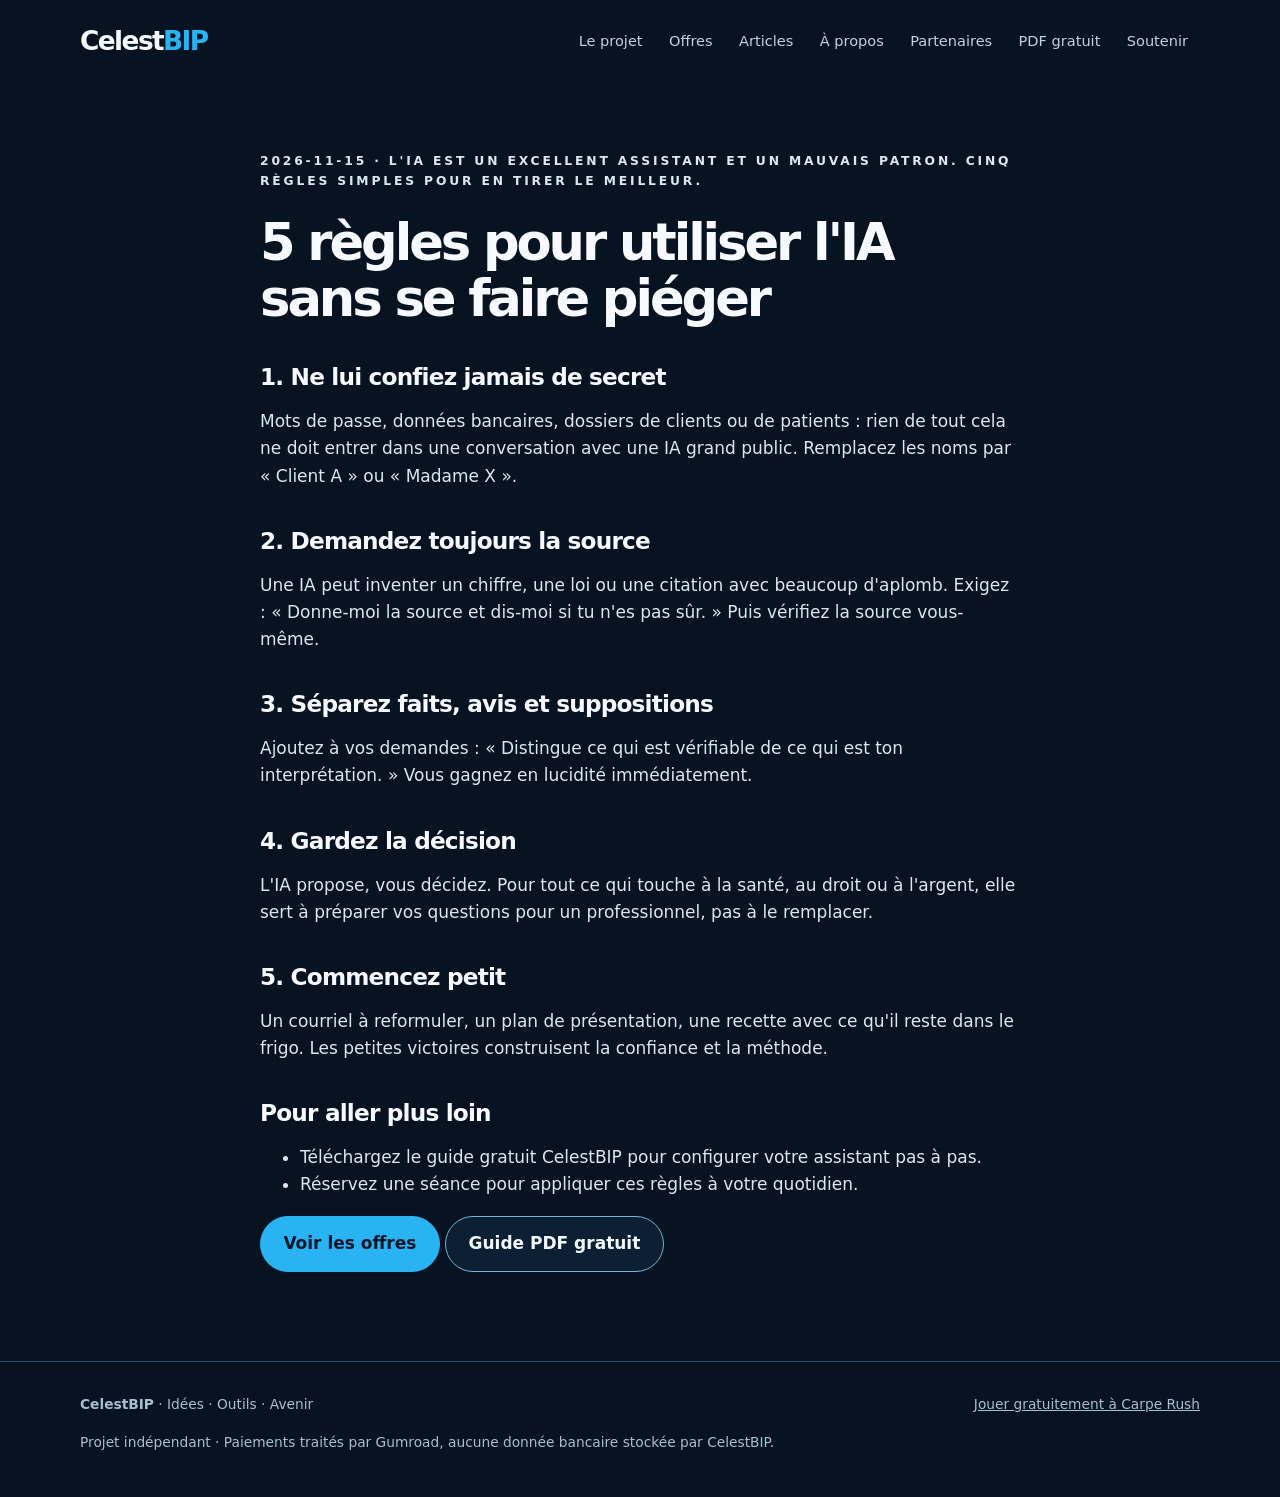
<file: article-01-cinq-regles.html>
<!doctype html>
<html lang="fr-CH"><head><meta charset="utf-8"><meta name="viewport" content="width=device-width,initial-scale=1">
<meta name="description" content="L&#x27;IA est un excellent assistant et un mauvais patron. Cinq règles simples pour en tirer le meilleur.">
<meta name="robots" content="index,follow"><meta name="referrer" content="strict-origin-when-cross-origin">
<title>5 règles pour utiliser l&#x27;IA sans se faire piéger | CelestBIP</title>
<link rel="canonical" href="https://ceeentreprises-dev.github.io/CelesteBip-starter/article-01-cinq-regles.html"><link rel="icon" href="favicon.svg" type="image/svg+xml">
<meta property="og:type" content="website"><meta property="og:url" content="https://ceeentreprises-dev.github.io/CelesteBip-starter/">
<meta property="og:title" content="CelestBIP | L'humain d'abord. L'IA pour apprendre et créer.">
<meta property="og:description" content="Séances, ateliers et guide gratuit pour utiliser l'IA avec méthode, en Suisse romande.">
<meta property="og:image" content="https://ceeentreprises-dev.github.io/CelesteBip-starter/og-image.png"><meta name="twitter:card" content="summary_large_image">
<link rel="stylesheet" href="style.css"></head>
<body><a class="skip" href="#contenu">Aller au contenu</a>
<header><div class="wrap nav"><a href="index.html#accueil" class="logo" aria-label="CelestBIP accueil">Celest<span>BIP</span></a>
<nav aria-label="Navigation principale"><a href="index.html#projet">Le projet</a><a href="index.html#offres">Offres</a><a href="index.html#articles">Articles</a><a href="a-propos.html">À propos</a><a href="partenaires.html">Partenaires</a><a href="index.html#guide">PDF gratuit</a><a href="index.html#soutenir">Soutenir</a></nav></div></header>
<main id="contenu" tabindex="-1"><section class="article"><div class="wrap narrow"><p class="eyebrow">2026-11-15 · L&#x27;IA est un excellent assistant et un mauvais patron. Cinq règles simples pour en tirer le meilleur.</p><h1>5 règles pour utiliser l&#x27;IA sans se faire piéger</h1><h2>1. Ne lui confiez jamais de secret</h2>
<p>Mots de passe, données bancaires, dossiers de clients ou de patients : rien de tout cela ne doit entrer dans une conversation avec une IA grand public. Remplacez les noms par « Client A » ou « Madame X ».</p>
<h2>2. Demandez toujours la source</h2>
<p>Une IA peut inventer un chiffre, une loi ou une citation avec beaucoup d&#x27;aplomb. Exigez : « Donne-moi la source et dis-moi si tu n&#x27;es pas sûr. » Puis vérifiez la source vous-même.</p>
<h2>3. Séparez faits, avis et suppositions</h2>
<p>Ajoutez à vos demandes : « Distingue ce qui est vérifiable de ce qui est ton interprétation. » Vous gagnez en lucidité immédiatement.</p>
<h2>4. Gardez la décision</h2>
<p>L&#x27;IA propose, vous décidez. Pour tout ce qui touche à la santé, au droit ou à l&#x27;argent, elle sert à préparer vos questions pour un professionnel, pas à le remplacer.</p>
<h2>5. Commencez petit</h2>
<p>Un courriel à reformuler, un plan de présentation, une recette avec ce qu&#x27;il reste dans le frigo. Les petites victoires construisent la confiance et la méthode.</p>
<h2>Pour aller plus loin</h2>
<ul>
<li>Téléchargez le guide gratuit CelestBIP pour configurer votre assistant pas à pas.</li>
<li>Réservez une séance pour appliquer ces règles à votre quotidien.</li>
</ul><p><a class="button" href="index.html#offres">Voir les offres</a> <a class="button secondary" href="installer-celestbip-soi-meme.pdf" download>Guide PDF gratuit</a></p></div></section></main>
<footer><div class="wrap foot"><div><strong>CelestBIP</strong> · Idées · Outils · Avenir</div><div><a href="carpe-rush/">Jouer gratuitement à Carpe Rush</a></div><div>Projet indépendant · Paiements traités par Gumroad, aucune donnée bancaire stockée par CelestBIP.</div></div></footer>
</body></html>
</file>
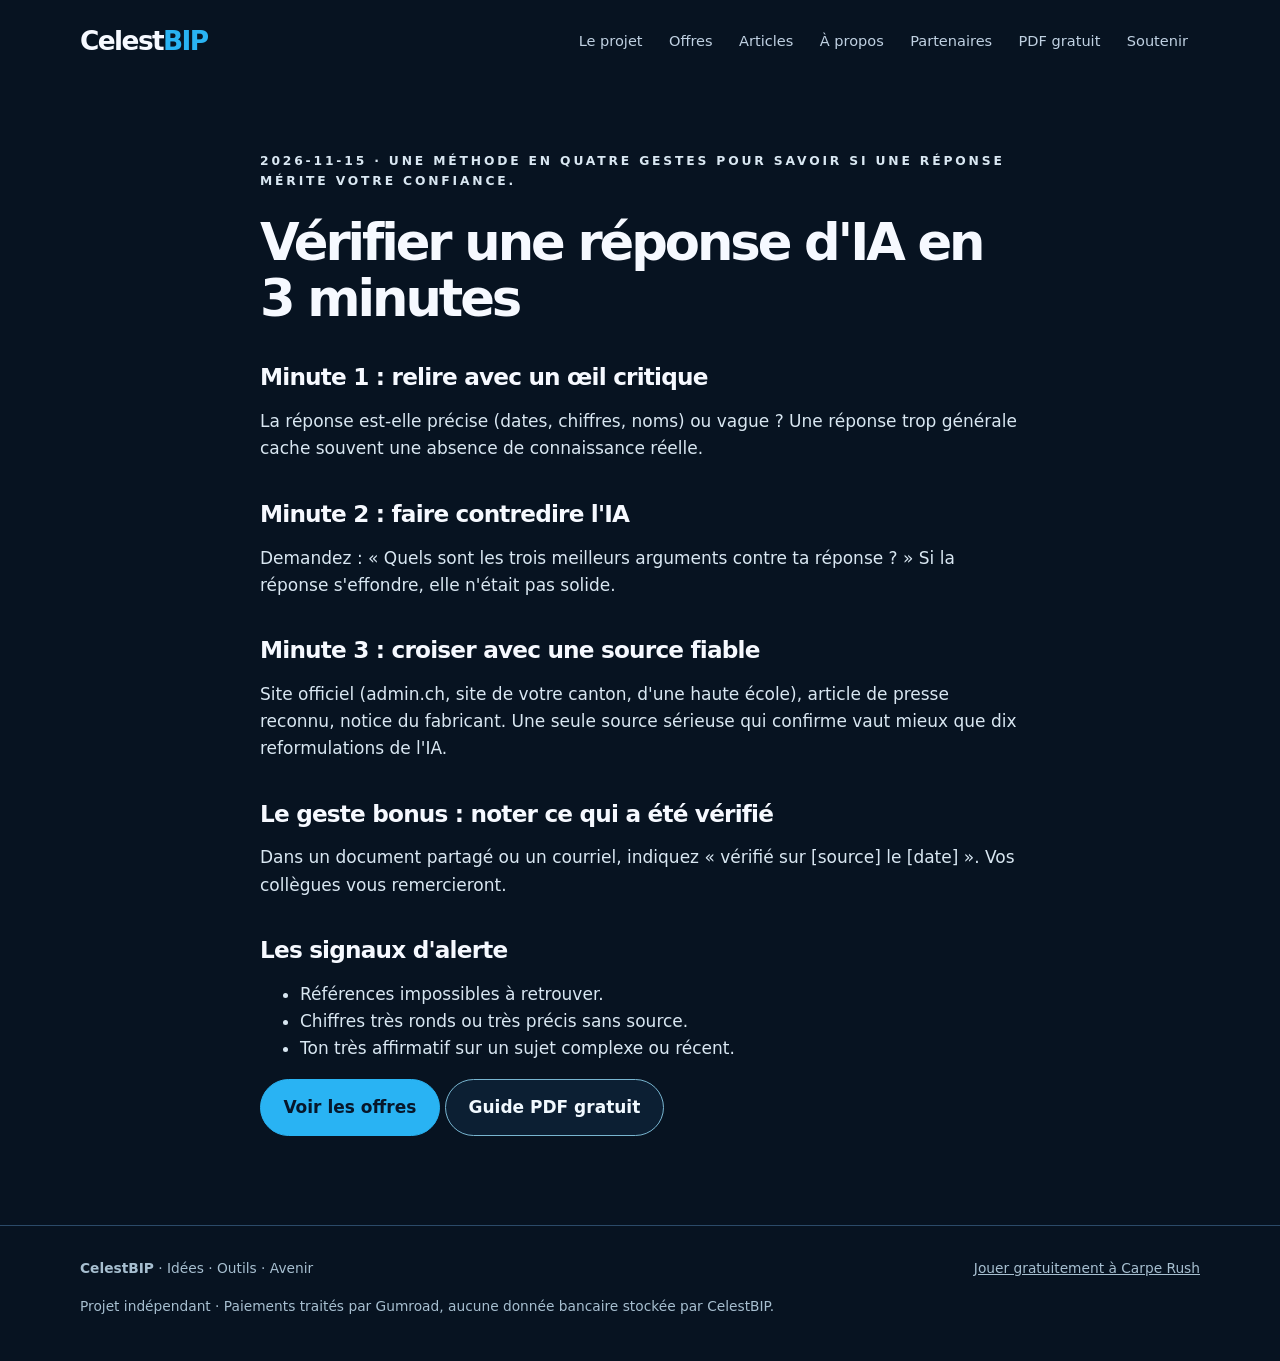
<file: article-02-verifier-une-reponse.html>
<!doctype html>
<html lang="fr-CH"><head><meta charset="utf-8"><meta name="viewport" content="width=device-width,initial-scale=1">
<meta name="description" content="Une méthode en quatre gestes pour savoir si une réponse mérite votre confiance.">
<meta name="robots" content="index,follow"><meta name="referrer" content="strict-origin-when-cross-origin">
<title>Vérifier une réponse d&#x27;IA en 3 minutes | CelestBIP</title>
<link rel="canonical" href="https://ceeentreprises-dev.github.io/CelesteBip-starter/article-02-verifier-une-reponse.html"><link rel="icon" href="favicon.svg" type="image/svg+xml">
<meta property="og:type" content="website"><meta property="og:url" content="https://ceeentreprises-dev.github.io/CelesteBip-starter/">
<meta property="og:title" content="CelestBIP | L'humain d'abord. L'IA pour apprendre et créer.">
<meta property="og:description" content="Séances, ateliers et guide gratuit pour utiliser l'IA avec méthode, en Suisse romande.">
<meta property="og:image" content="https://ceeentreprises-dev.github.io/CelesteBip-starter/og-image.png"><meta name="twitter:card" content="summary_large_image">
<link rel="stylesheet" href="style.css"></head>
<body><a class="skip" href="#contenu">Aller au contenu</a>
<header><div class="wrap nav"><a href="index.html#accueil" class="logo" aria-label="CelestBIP accueil">Celest<span>BIP</span></a>
<nav aria-label="Navigation principale"><a href="index.html#projet">Le projet</a><a href="index.html#offres">Offres</a><a href="index.html#articles">Articles</a><a href="a-propos.html">À propos</a><a href="partenaires.html">Partenaires</a><a href="index.html#guide">PDF gratuit</a><a href="index.html#soutenir">Soutenir</a></nav></div></header>
<main id="contenu" tabindex="-1"><section class="article"><div class="wrap narrow"><p class="eyebrow">2026-11-15 · Une méthode en quatre gestes pour savoir si une réponse mérite votre confiance.</p><h1>Vérifier une réponse d&#x27;IA en 3 minutes</h1><h2>Minute 1 : relire avec un œil critique</h2>
<p>La réponse est-elle précise (dates, chiffres, noms) ou vague ? Une réponse trop générale cache souvent une absence de connaissance réelle.</p>
<h2>Minute 2 : faire contredire l&#x27;IA</h2>
<p>Demandez : « Quels sont les trois meilleurs arguments contre ta réponse ? » Si la réponse s&#x27;effondre, elle n&#x27;était pas solide.</p>
<h2>Minute 3 : croiser avec une source fiable</h2>
<p>Site officiel (admin.ch, site de votre canton, d&#x27;une haute école), article de presse reconnu, notice du fabricant. Une seule source sérieuse qui confirme vaut mieux que dix reformulations de l&#x27;IA.</p>
<h2>Le geste bonus : noter ce qui a été vérifié</h2>
<p>Dans un document partagé ou un courriel, indiquez « vérifié sur [source] le [date] ». Vos collègues vous remercieront.</p>
<h2>Les signaux d&#x27;alerte</h2>
<ul>
<li>Références impossibles à retrouver.</li>
<li>Chiffres très ronds ou très précis sans source.</li>
<li>Ton très affirmatif sur un sujet complexe ou récent.</li>
</ul><p><a class="button" href="index.html#offres">Voir les offres</a> <a class="button secondary" href="installer-celestbip-soi-meme.pdf" download>Guide PDF gratuit</a></p></div></section></main>
<footer><div class="wrap foot"><div><strong>CelestBIP</strong> · Idées · Outils · Avenir</div><div><a href="carpe-rush/">Jouer gratuitement à Carpe Rush</a></div><div>Projet indépendant · Paiements traités par Gumroad, aucune donnée bancaire stockée par CelestBIP.</div></div></footer>
</body></html>
</file>
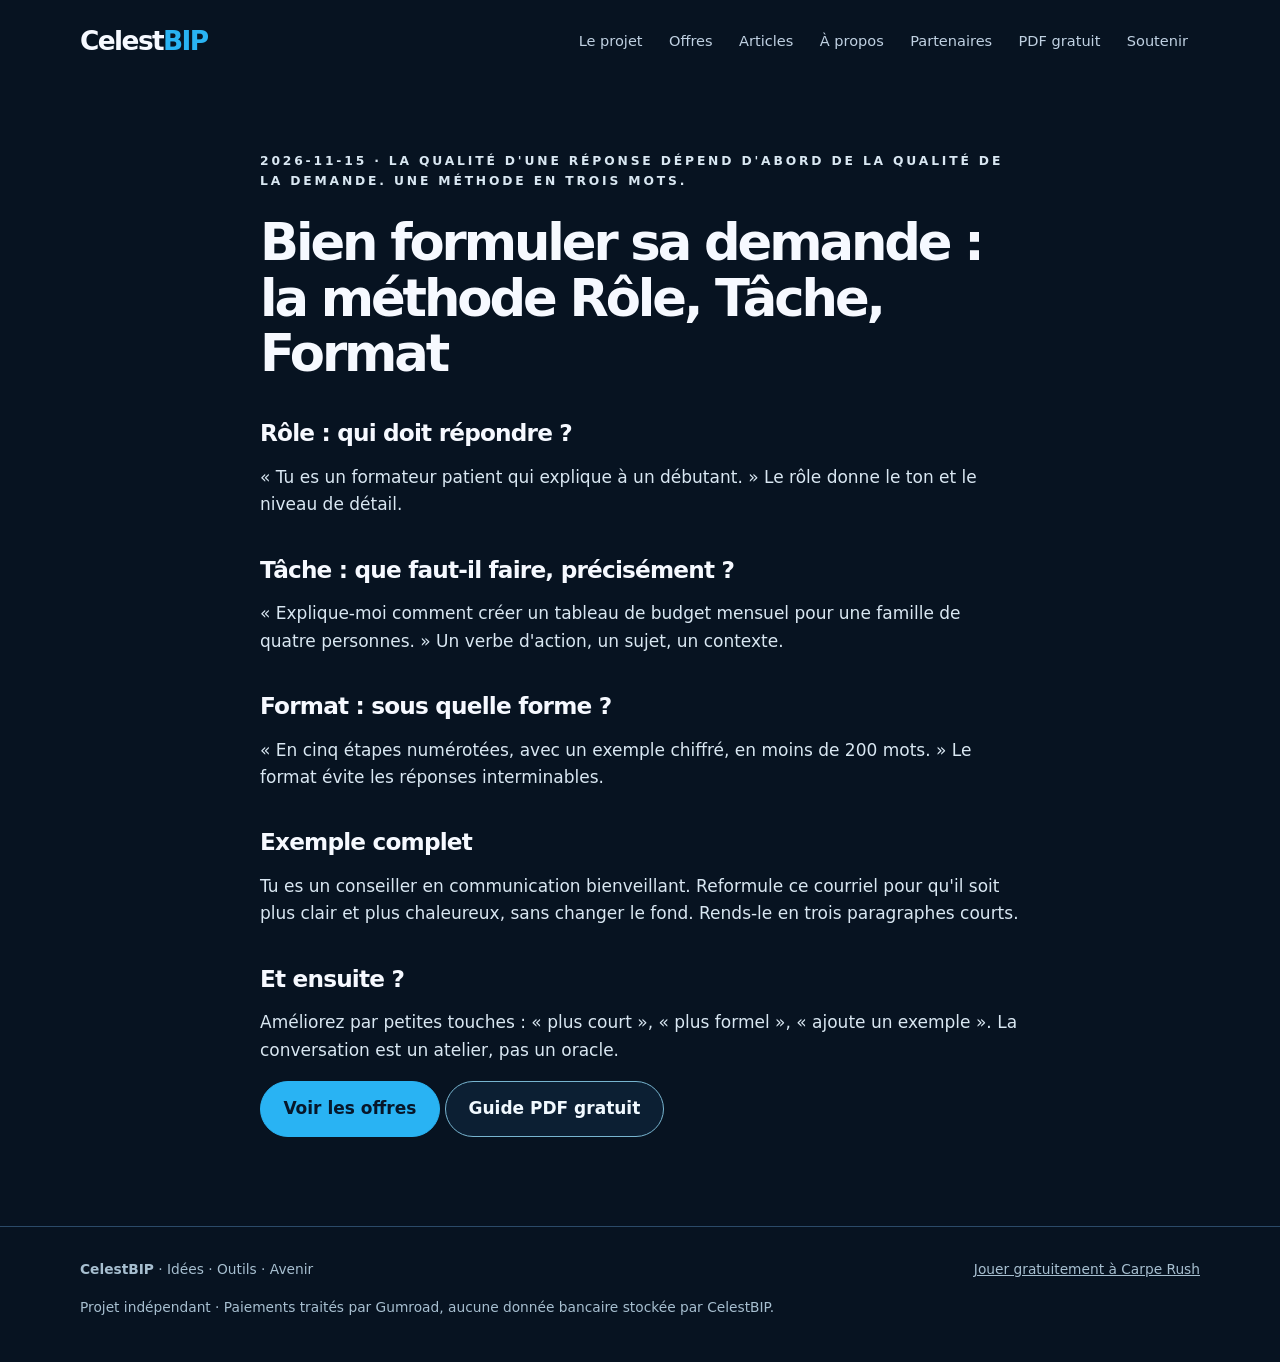
<file: article-03-bien-demander.html>
<!doctype html>
<html lang="fr-CH"><head><meta charset="utf-8"><meta name="viewport" content="width=device-width,initial-scale=1">
<meta name="description" content="La qualité d&#x27;une réponse dépend d&#x27;abord de la qualité de la demande. Une méthode en trois mots.">
<meta name="robots" content="index,follow"><meta name="referrer" content="strict-origin-when-cross-origin">
<title>Bien formuler sa demande : la méthode Rôle, Tâche, Format | CelestBIP</title>
<link rel="canonical" href="https://ceeentreprises-dev.github.io/CelesteBip-starter/article-03-bien-demander.html"><link rel="icon" href="favicon.svg" type="image/svg+xml">
<meta property="og:type" content="website"><meta property="og:url" content="https://ceeentreprises-dev.github.io/CelesteBip-starter/">
<meta property="og:title" content="CelestBIP | L'humain d'abord. L'IA pour apprendre et créer.">
<meta property="og:description" content="Séances, ateliers et guide gratuit pour utiliser l'IA avec méthode, en Suisse romande.">
<meta property="og:image" content="https://ceeentreprises-dev.github.io/CelesteBip-starter/og-image.png"><meta name="twitter:card" content="summary_large_image">
<link rel="stylesheet" href="style.css"></head>
<body><a class="skip" href="#contenu">Aller au contenu</a>
<header><div class="wrap nav"><a href="index.html#accueil" class="logo" aria-label="CelestBIP accueil">Celest<span>BIP</span></a>
<nav aria-label="Navigation principale"><a href="index.html#projet">Le projet</a><a href="index.html#offres">Offres</a><a href="index.html#articles">Articles</a><a href="a-propos.html">À propos</a><a href="partenaires.html">Partenaires</a><a href="index.html#guide">PDF gratuit</a><a href="index.html#soutenir">Soutenir</a></nav></div></header>
<main id="contenu" tabindex="-1"><section class="article"><div class="wrap narrow"><p class="eyebrow">2026-11-15 · La qualité d&#x27;une réponse dépend d&#x27;abord de la qualité de la demande. Une méthode en trois mots.</p><h1>Bien formuler sa demande : la méthode Rôle, Tâche, Format</h1><h2>Rôle : qui doit répondre ?</h2>
<p>« Tu es un formateur patient qui explique à un débutant. » Le rôle donne le ton et le niveau de détail.</p>
<h2>Tâche : que faut-il faire, précisément ?</h2>
<p>« Explique-moi comment créer un tableau de budget mensuel pour une famille de quatre personnes. » Un verbe d&#x27;action, un sujet, un contexte.</p>
<h2>Format : sous quelle forme ?</h2>
<p>« En cinq étapes numérotées, avec un exemple chiffré, en moins de 200 mots. » Le format évite les réponses interminables.</p>
<h2>Exemple complet</h2>
<p>Tu es un conseiller en communication bienveillant. Reformule ce courriel pour qu&#x27;il soit plus clair et plus chaleureux, sans changer le fond. Rends-le en trois paragraphes courts.</p>
<h2>Et ensuite ?</h2>
<p>Améliorez par petites touches : « plus court », « plus formel », « ajoute un exemple ». La conversation est un atelier, pas un oracle.</p><p><a class="button" href="index.html#offres">Voir les offres</a> <a class="button secondary" href="installer-celestbip-soi-meme.pdf" download>Guide PDF gratuit</a></p></div></section></main>
<footer><div class="wrap foot"><div><strong>CelestBIP</strong> · Idées · Outils · Avenir</div><div><a href="carpe-rush/">Jouer gratuitement à Carpe Rush</a></div><div>Projet indépendant · Paiements traités par Gumroad, aucune donnée bancaire stockée par CelestBIP.</div></div></footer>
</body></html>
</file>
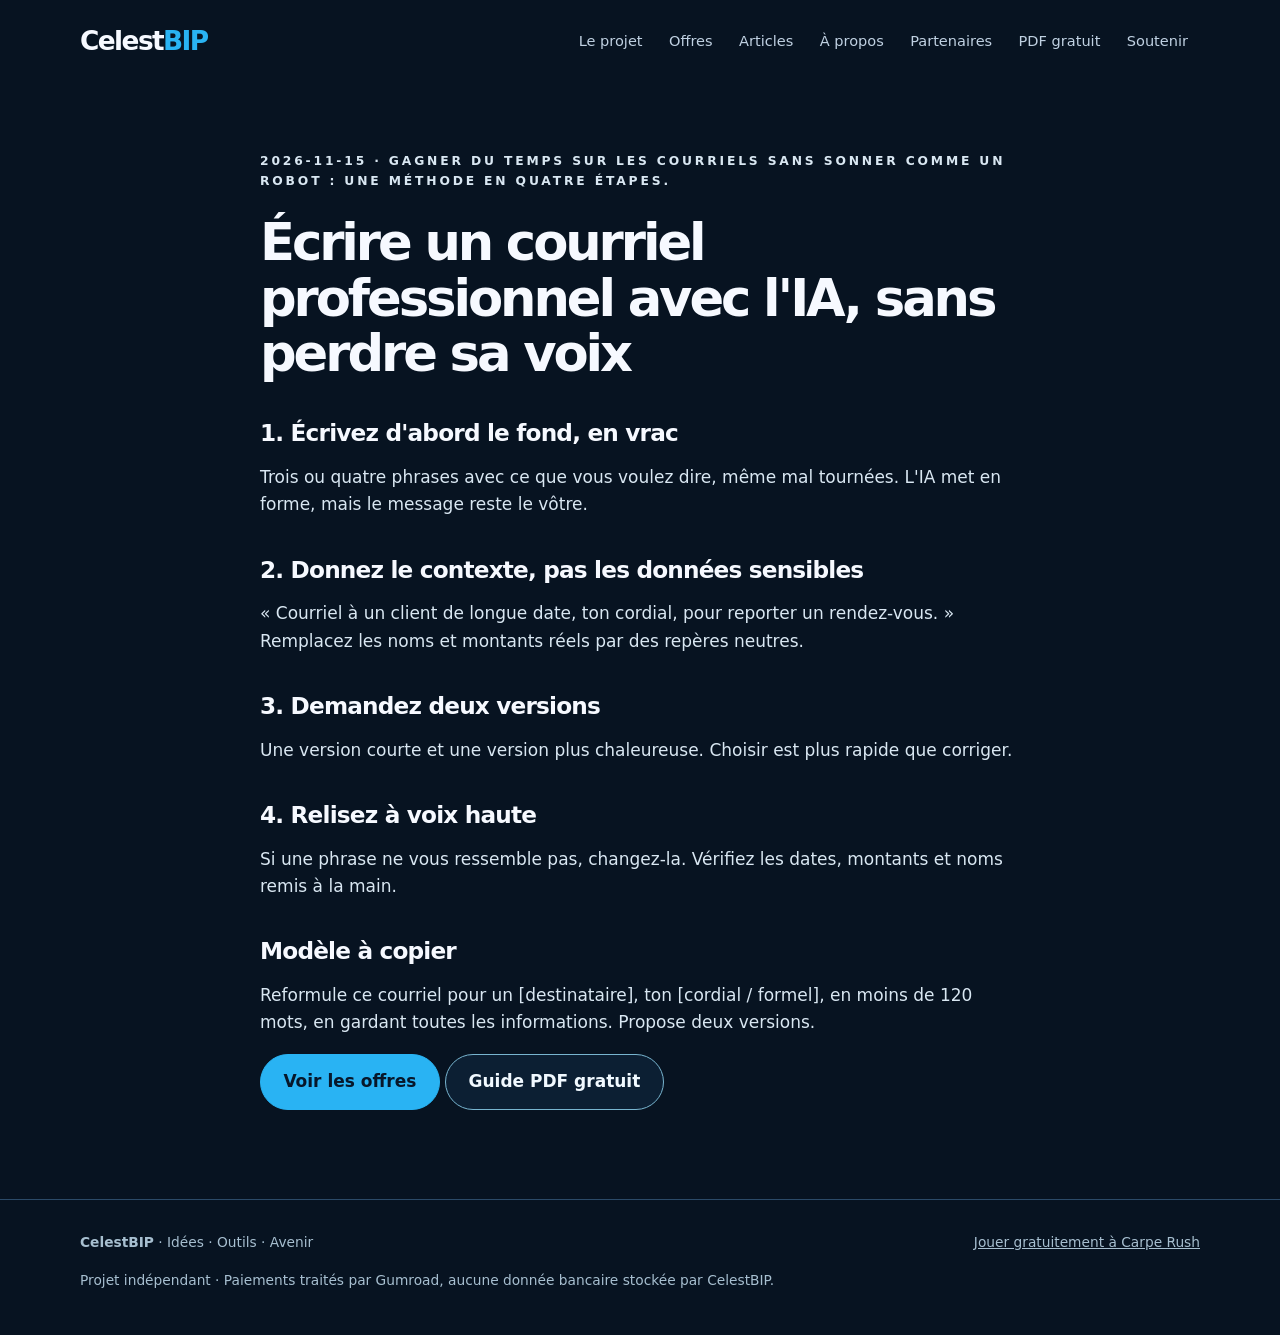
<file: article-04-courriel-pro.html>
<!doctype html>
<html lang="fr-CH"><head><meta charset="utf-8"><meta name="viewport" content="width=device-width,initial-scale=1">
<meta name="description" content="Gagner du temps sur les courriels sans sonner comme un robot : une méthode en quatre étapes.">
<meta name="robots" content="index,follow"><meta name="referrer" content="strict-origin-when-cross-origin">
<title>Écrire un courriel professionnel avec l&#x27;IA, sans perdre sa voix | CelestBIP</title>
<link rel="canonical" href="https://ceeentreprises-dev.github.io/CelesteBip-starter/article-04-courriel-pro.html"><link rel="icon" href="favicon.svg" type="image/svg+xml">
<meta property="og:type" content="website"><meta property="og:url" content="https://ceeentreprises-dev.github.io/CelesteBip-starter/">
<meta property="og:title" content="CelestBIP | L'humain d'abord. L'IA pour apprendre et créer.">
<meta property="og:description" content="Séances, ateliers et guide gratuit pour utiliser l'IA avec méthode, en Suisse romande.">
<meta property="og:image" content="https://ceeentreprises-dev.github.io/CelesteBip-starter/og-image.png"><meta name="twitter:card" content="summary_large_image">
<link rel="stylesheet" href="style.css"></head>
<body><a class="skip" href="#contenu">Aller au contenu</a>
<header><div class="wrap nav"><a href="index.html#accueil" class="logo" aria-label="CelestBIP accueil">Celest<span>BIP</span></a>
<nav aria-label="Navigation principale"><a href="index.html#projet">Le projet</a><a href="index.html#offres">Offres</a><a href="index.html#articles">Articles</a><a href="a-propos.html">À propos</a><a href="partenaires.html">Partenaires</a><a href="index.html#guide">PDF gratuit</a><a href="index.html#soutenir">Soutenir</a></nav></div></header>
<main id="contenu" tabindex="-1"><section class="article"><div class="wrap narrow"><p class="eyebrow">2026-11-15 · Gagner du temps sur les courriels sans sonner comme un robot : une méthode en quatre étapes.</p><h1>Écrire un courriel professionnel avec l&#x27;IA, sans perdre sa voix</h1><h2>1. Écrivez d&#x27;abord le fond, en vrac</h2>
<p>Trois ou quatre phrases avec ce que vous voulez dire, même mal tournées. L&#x27;IA met en forme, mais le message reste le vôtre.</p>
<h2>2. Donnez le contexte, pas les données sensibles</h2>
<p>« Courriel à un client de longue date, ton cordial, pour reporter un rendez-vous. » Remplacez les noms et montants réels par des repères neutres.</p>
<h2>3. Demandez deux versions</h2>
<p>Une version courte et une version plus chaleureuse. Choisir est plus rapide que corriger.</p>
<h2>4. Relisez à voix haute</h2>
<p>Si une phrase ne vous ressemble pas, changez-la. Vérifiez les dates, montants et noms remis à la main.</p>
<h2>Modèle à copier</h2>
<p>Reformule ce courriel pour un [destinataire], ton [cordial / formel], en moins de 120 mots, en gardant toutes les informations. Propose deux versions.</p><p><a class="button" href="index.html#offres">Voir les offres</a> <a class="button secondary" href="installer-celestbip-soi-meme.pdf" download>Guide PDF gratuit</a></p></div></section></main>
<footer><div class="wrap foot"><div><strong>CelestBIP</strong> · Idées · Outils · Avenir</div><div><a href="carpe-rush/">Jouer gratuitement à Carpe Rush</a></div><div>Projet indépendant · Paiements traités par Gumroad, aucune donnée bancaire stockée par CelestBIP.</div></div></footer>
</body></html>
</file>
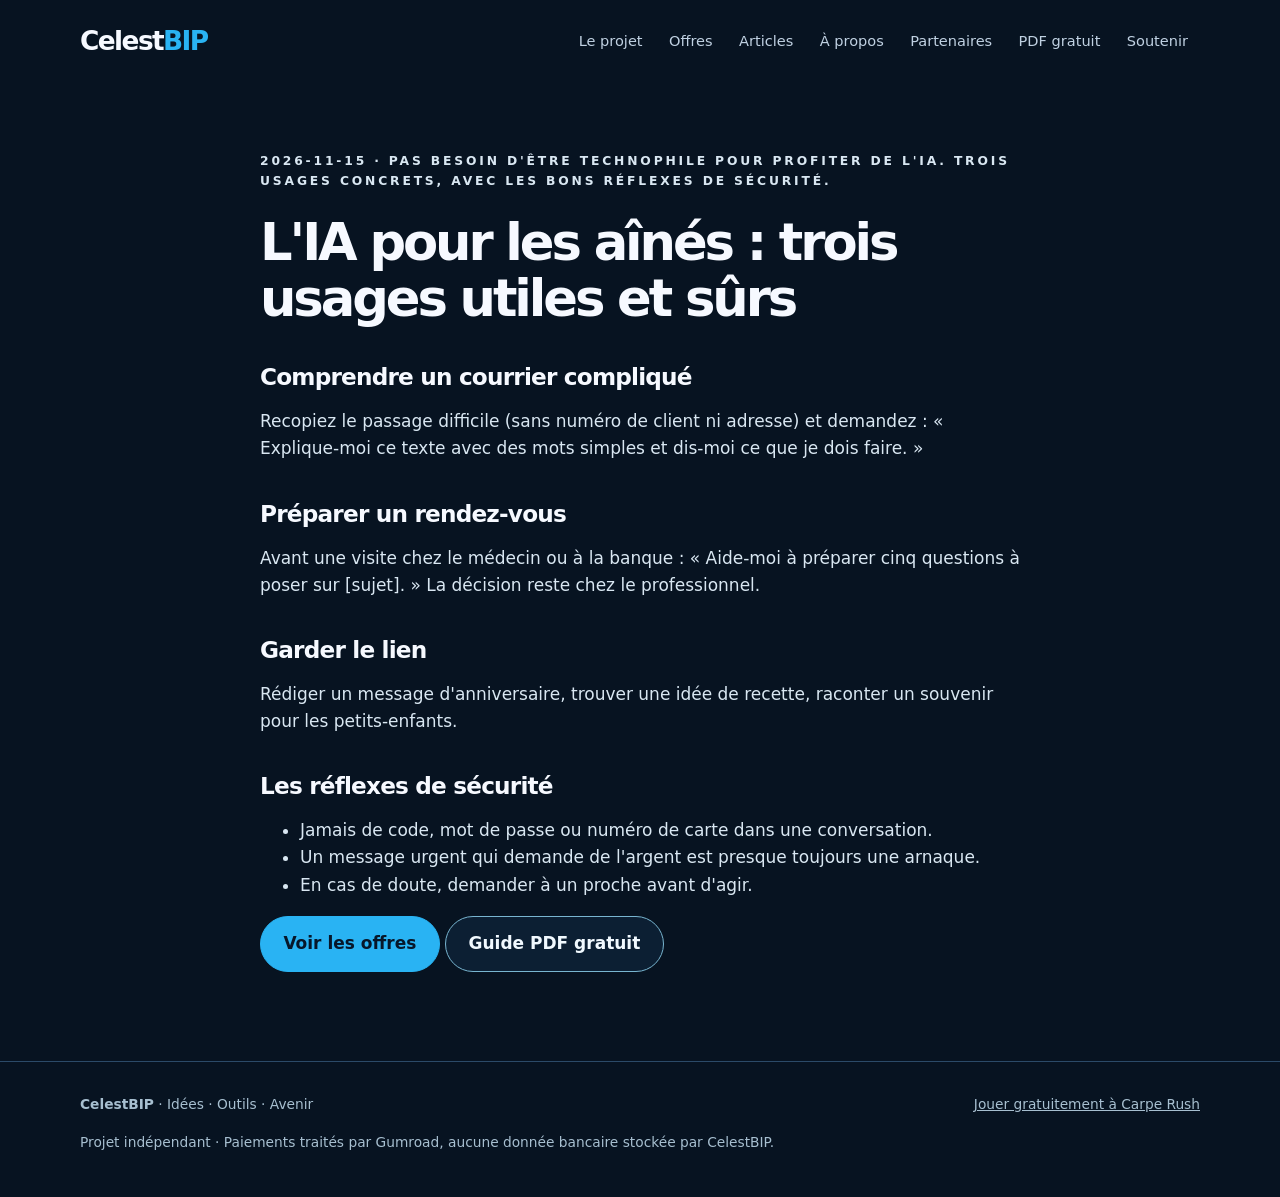
<file: article-05-ia-et-aines.html>
<!doctype html>
<html lang="fr-CH"><head><meta charset="utf-8"><meta name="viewport" content="width=device-width,initial-scale=1">
<meta name="description" content="Pas besoin d&#x27;être technophile pour profiter de l&#x27;IA. Trois usages concrets, avec les bons réflexes de sécurité.">
<meta name="robots" content="index,follow"><meta name="referrer" content="strict-origin-when-cross-origin">
<title>L&#x27;IA pour les aînés : trois usages utiles et sûrs | CelestBIP</title>
<link rel="canonical" href="https://ceeentreprises-dev.github.io/CelesteBip-starter/article-05-ia-et-aines.html"><link rel="icon" href="favicon.svg" type="image/svg+xml">
<meta property="og:type" content="website"><meta property="og:url" content="https://ceeentreprises-dev.github.io/CelesteBip-starter/">
<meta property="og:title" content="CelestBIP | L'humain d'abord. L'IA pour apprendre et créer.">
<meta property="og:description" content="Séances, ateliers et guide gratuit pour utiliser l'IA avec méthode, en Suisse romande.">
<meta property="og:image" content="https://ceeentreprises-dev.github.io/CelesteBip-starter/og-image.png"><meta name="twitter:card" content="summary_large_image">
<link rel="stylesheet" href="style.css"></head>
<body><a class="skip" href="#contenu">Aller au contenu</a>
<header><div class="wrap nav"><a href="index.html#accueil" class="logo" aria-label="CelestBIP accueil">Celest<span>BIP</span></a>
<nav aria-label="Navigation principale"><a href="index.html#projet">Le projet</a><a href="index.html#offres">Offres</a><a href="index.html#articles">Articles</a><a href="a-propos.html">À propos</a><a href="partenaires.html">Partenaires</a><a href="index.html#guide">PDF gratuit</a><a href="index.html#soutenir">Soutenir</a></nav></div></header>
<main id="contenu" tabindex="-1"><section class="article"><div class="wrap narrow"><p class="eyebrow">2026-11-15 · Pas besoin d&#x27;être technophile pour profiter de l&#x27;IA. Trois usages concrets, avec les bons réflexes de sécurité.</p><h1>L&#x27;IA pour les aînés : trois usages utiles et sûrs</h1><h2>Comprendre un courrier compliqué</h2>
<p>Recopiez le passage difficile (sans numéro de client ni adresse) et demandez : « Explique-moi ce texte avec des mots simples et dis-moi ce que je dois faire. »</p>
<h2>Préparer un rendez-vous</h2>
<p>Avant une visite chez le médecin ou à la banque : « Aide-moi à préparer cinq questions à poser sur [sujet]. » La décision reste chez le professionnel.</p>
<h2>Garder le lien</h2>
<p>Rédiger un message d&#x27;anniversaire, trouver une idée de recette, raconter un souvenir pour les petits-enfants.</p>
<h2>Les réflexes de sécurité</h2>
<ul>
<li>Jamais de code, mot de passe ou numéro de carte dans une conversation.</li>
<li>Un message urgent qui demande de l&#x27;argent est presque toujours une arnaque.</li>
<li>En cas de doute, demander à un proche avant d&#x27;agir.</li>
</ul><p><a class="button" href="index.html#offres">Voir les offres</a> <a class="button secondary" href="installer-celestbip-soi-meme.pdf" download>Guide PDF gratuit</a></p></div></section></main>
<footer><div class="wrap foot"><div><strong>CelestBIP</strong> · Idées · Outils · Avenir</div><div><a href="carpe-rush/">Jouer gratuitement à Carpe Rush</a></div><div>Projet indépendant · Paiements traités par Gumroad, aucune donnée bancaire stockée par CelestBIP.</div></div></footer>
</body></html>
</file>
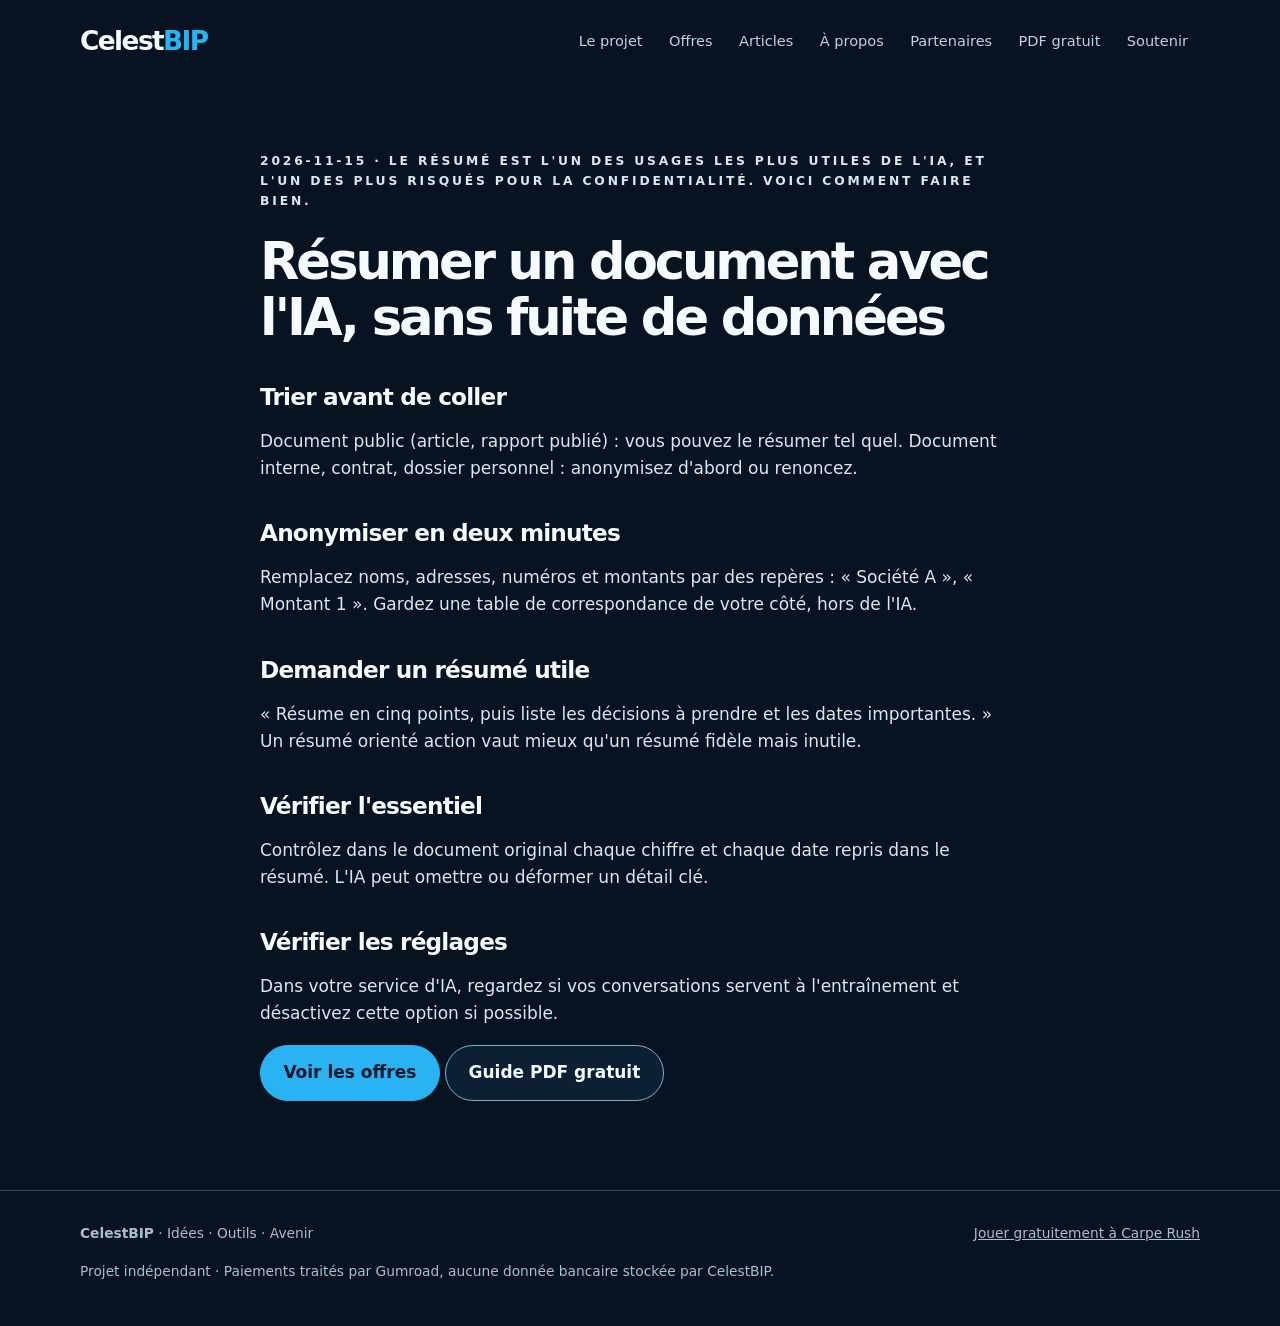
<file: article-06-resumer-sans-fuite.html>
<!doctype html>
<html lang="fr-CH"><head><meta charset="utf-8"><meta name="viewport" content="width=device-width,initial-scale=1">
<meta name="description" content="Le résumé est l&#x27;un des usages les plus utiles de l&#x27;IA, et l&#x27;un des plus risqués pour la confidentialité. Voici comment faire bien.">
<meta name="robots" content="index,follow"><meta name="referrer" content="strict-origin-when-cross-origin">
<title>Résumer un document avec l&#x27;IA, sans fuite de données | CelestBIP</title>
<link rel="canonical" href="https://ceeentreprises-dev.github.io/CelesteBip-starter/article-06-resumer-sans-fuite.html"><link rel="icon" href="favicon.svg" type="image/svg+xml">
<meta property="og:type" content="website"><meta property="og:url" content="https://ceeentreprises-dev.github.io/CelesteBip-starter/">
<meta property="og:title" content="CelestBIP | L'humain d'abord. L'IA pour apprendre et créer.">
<meta property="og:description" content="Séances, ateliers et guide gratuit pour utiliser l'IA avec méthode, en Suisse romande.">
<meta property="og:image" content="https://ceeentreprises-dev.github.io/CelesteBip-starter/og-image.png"><meta name="twitter:card" content="summary_large_image">
<link rel="stylesheet" href="style.css"></head>
<body><a class="skip" href="#contenu">Aller au contenu</a>
<header><div class="wrap nav"><a href="index.html#accueil" class="logo" aria-label="CelestBIP accueil">Celest<span>BIP</span></a>
<nav aria-label="Navigation principale"><a href="index.html#projet">Le projet</a><a href="index.html#offres">Offres</a><a href="index.html#articles">Articles</a><a href="a-propos.html">À propos</a><a href="partenaires.html">Partenaires</a><a href="index.html#guide">PDF gratuit</a><a href="index.html#soutenir">Soutenir</a></nav></div></header>
<main id="contenu" tabindex="-1"><section class="article"><div class="wrap narrow"><p class="eyebrow">2026-11-15 · Le résumé est l&#x27;un des usages les plus utiles de l&#x27;IA, et l&#x27;un des plus risqués pour la confidentialité. Voici comment faire bien.</p><h1>Résumer un document avec l&#x27;IA, sans fuite de données</h1><h2>Trier avant de coller</h2>
<p>Document public (article, rapport publié) : vous pouvez le résumer tel quel. Document interne, contrat, dossier personnel : anonymisez d&#x27;abord ou renoncez.</p>
<h2>Anonymiser en deux minutes</h2>
<p>Remplacez noms, adresses, numéros et montants par des repères : « Société A », « Montant 1 ». Gardez une table de correspondance de votre côté, hors de l&#x27;IA.</p>
<h2>Demander un résumé utile</h2>
<p>« Résume en cinq points, puis liste les décisions à prendre et les dates importantes. » Un résumé orienté action vaut mieux qu&#x27;un résumé fidèle mais inutile.</p>
<h2>Vérifier l&#x27;essentiel</h2>
<p>Contrôlez dans le document original chaque chiffre et chaque date repris dans le résumé. L&#x27;IA peut omettre ou déformer un détail clé.</p>
<h2>Vérifier les réglages</h2>
<p>Dans votre service d&#x27;IA, regardez si vos conversations servent à l&#x27;entraînement et désactivez cette option si possible.</p><p><a class="button" href="index.html#offres">Voir les offres</a> <a class="button secondary" href="installer-celestbip-soi-meme.pdf" download>Guide PDF gratuit</a></p></div></section></main>
<footer><div class="wrap foot"><div><strong>CelestBIP</strong> · Idées · Outils · Avenir</div><div><a href="carpe-rush/">Jouer gratuitement à Carpe Rush</a></div><div>Projet indépendant · Paiements traités par Gumroad, aucune donnée bancaire stockée par CelestBIP.</div></div></footer>
</body></html>
</file>
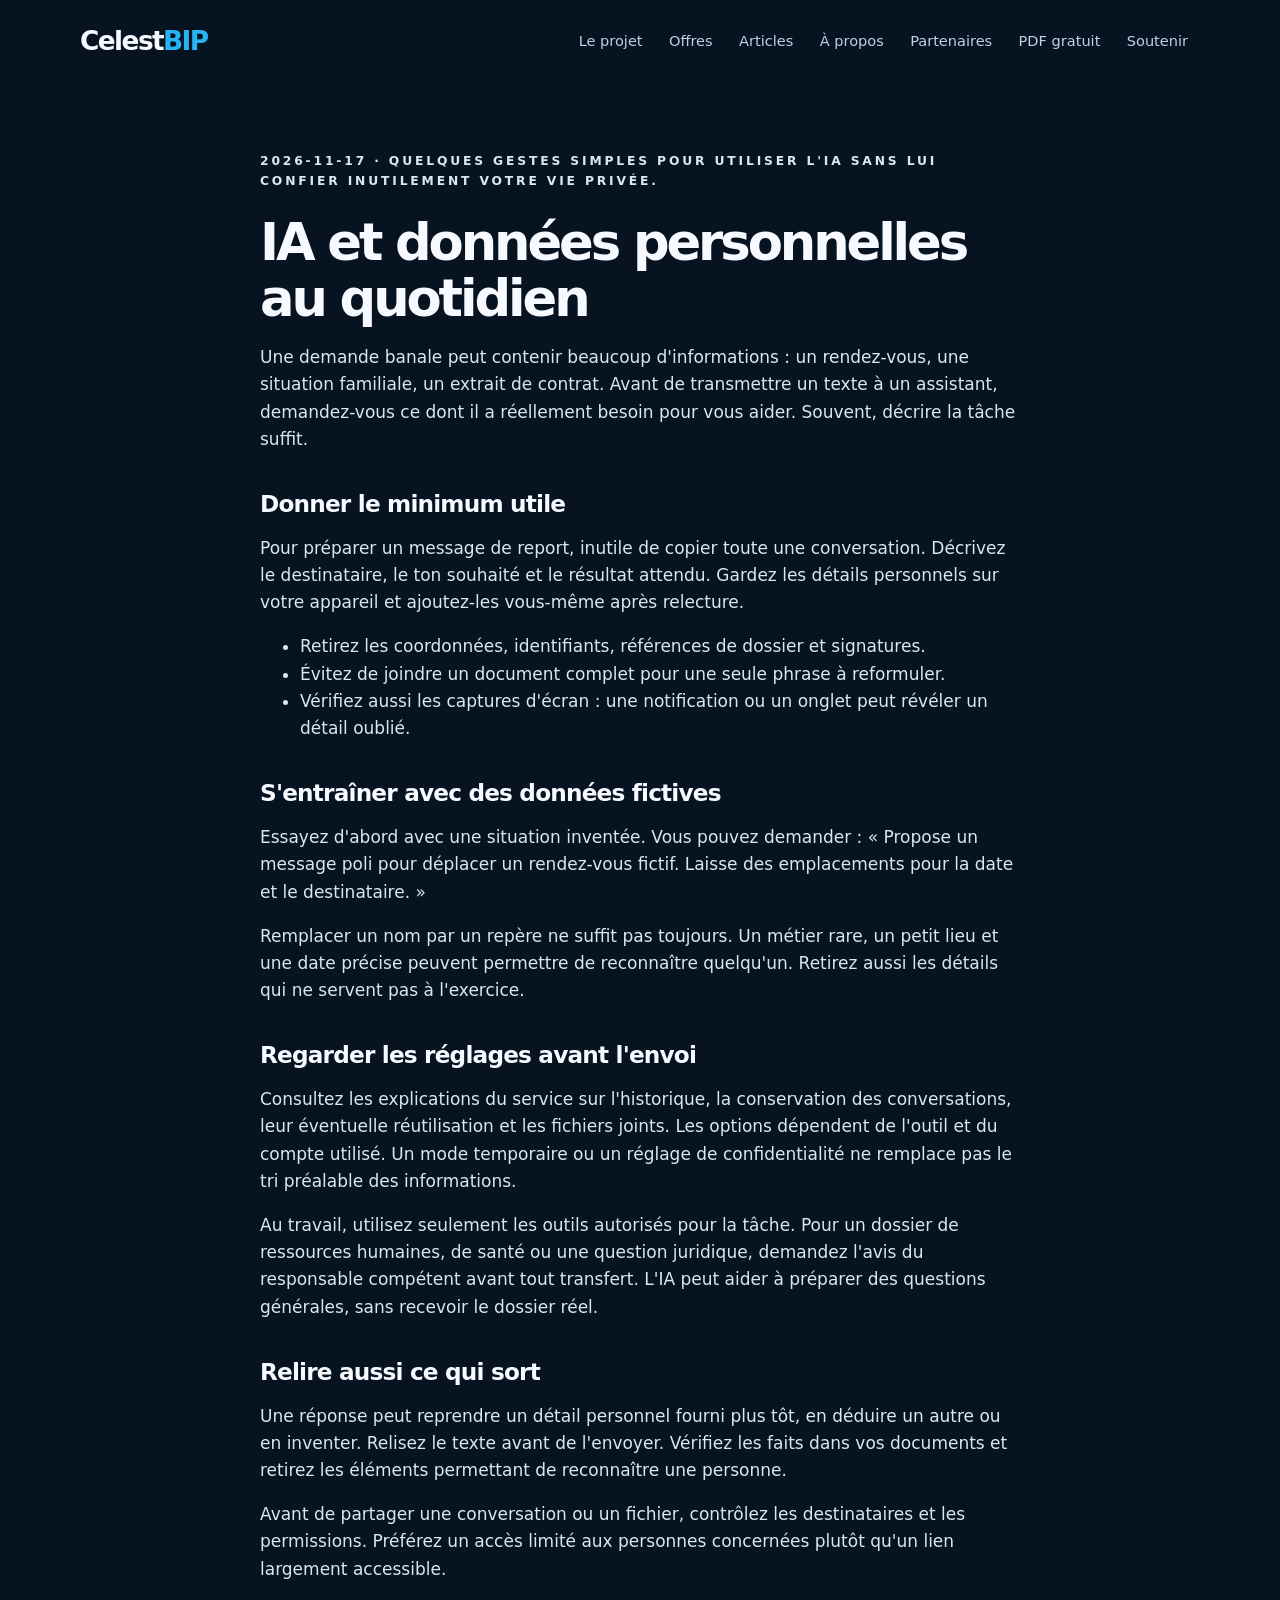
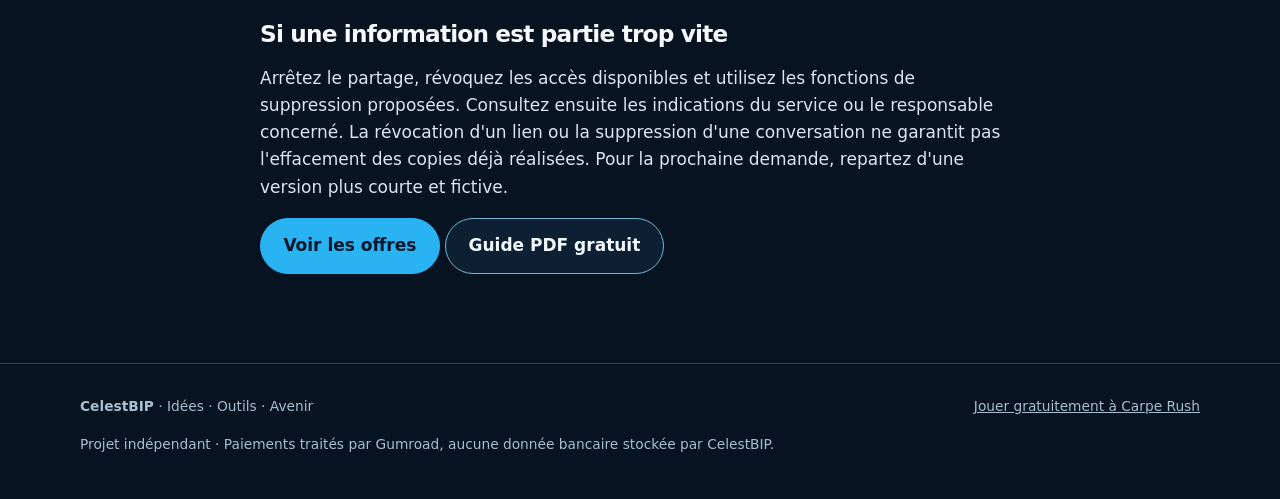
<file: article-07-donnees-personnelles.html>
<!doctype html>
<html lang="fr-CH"><head><meta charset="utf-8"><meta name="viewport" content="width=device-width,initial-scale=1">
<meta name="description" content="Quelques gestes simples pour utiliser l&#x27;IA sans lui confier inutilement votre vie privée.">
<meta name="robots" content="index,follow"><meta name="referrer" content="strict-origin-when-cross-origin">
<title>IA et données personnelles au quotidien | CelestBIP</title>
<link rel="canonical" href="https://ceeentreprises-dev.github.io/CelesteBip-starter/article-07-donnees-personnelles.html"><link rel="icon" href="favicon.svg" type="image/svg+xml">
<meta property="og:type" content="website"><meta property="og:url" content="https://ceeentreprises-dev.github.io/CelesteBip-starter/">
<meta property="og:title" content="CelestBIP | L'humain d'abord. L'IA pour apprendre et créer.">
<meta property="og:description" content="Séances, ateliers et guide gratuit pour utiliser l'IA avec méthode, en Suisse romande.">
<meta property="og:image" content="https://ceeentreprises-dev.github.io/CelesteBip-starter/og-image.png"><meta name="twitter:card" content="summary_large_image">
<link rel="stylesheet" href="style.css"></head>
<body><a class="skip" href="#contenu">Aller au contenu</a>
<header><div class="wrap nav"><a href="index.html#accueil" class="logo" aria-label="CelestBIP accueil">Celest<span>BIP</span></a>
<nav aria-label="Navigation principale"><a href="index.html#projet">Le projet</a><a href="index.html#offres">Offres</a><a href="index.html#articles">Articles</a><a href="a-propos.html">À propos</a><a href="partenaires.html">Partenaires</a><a href="index.html#guide">PDF gratuit</a><a href="index.html#soutenir">Soutenir</a></nav></div></header>
<main id="contenu" tabindex="-1"><section class="article"><div class="wrap narrow"><p class="eyebrow">2026-11-17 · Quelques gestes simples pour utiliser l&#x27;IA sans lui confier inutilement votre vie privée.</p><h1>IA et données personnelles au quotidien</h1><p>Une demande banale peut contenir beaucoup d&#x27;informations : un rendez-vous, une situation familiale, un extrait de contrat. Avant de transmettre un texte à un assistant, demandez-vous ce dont il a réellement besoin pour vous aider. Souvent, décrire la tâche suffit.</p>
<h2>Donner le minimum utile</h2>
<p>Pour préparer un message de report, inutile de copier toute une conversation. Décrivez le destinataire, le ton souhaité et le résultat attendu. Gardez les détails personnels sur votre appareil et ajoutez-les vous-même après relecture.</p>
<ul>
<li>Retirez les coordonnées, identifiants, références de dossier et signatures.</li>
<li>Évitez de joindre un document complet pour une seule phrase à reformuler.</li>
<li>Vérifiez aussi les captures d&#x27;écran : une notification ou un onglet peut révéler un détail oublié.</li>
</ul>
<h2>S&#x27;entraîner avec des données fictives</h2>
<p>Essayez d&#x27;abord avec une situation inventée. Vous pouvez demander : « Propose un message poli pour déplacer un rendez-vous fictif. Laisse des emplacements pour la date et le destinataire. »</p>
<p>Remplacer un nom par un repère ne suffit pas toujours. Un métier rare, un petit lieu et une date précise peuvent permettre de reconnaître quelqu&#x27;un. Retirez aussi les détails qui ne servent pas à l&#x27;exercice.</p>
<h2>Regarder les réglages avant l&#x27;envoi</h2>
<p>Consultez les explications du service sur l&#x27;historique, la conservation des conversations, leur éventuelle réutilisation et les fichiers joints. Les options dépendent de l&#x27;outil et du compte utilisé. Un mode temporaire ou un réglage de confidentialité ne remplace pas le tri préalable des informations.</p>
<p>Au travail, utilisez seulement les outils autorisés pour la tâche. Pour un dossier de ressources humaines, de santé ou une question juridique, demandez l&#x27;avis du responsable compétent avant tout transfert. L&#x27;IA peut aider à préparer des questions générales, sans recevoir le dossier réel.</p>
<h2>Relire aussi ce qui sort</h2>
<p>Une réponse peut reprendre un détail personnel fourni plus tôt, en déduire un autre ou en inventer. Relisez le texte avant de l&#x27;envoyer. Vérifiez les faits dans vos documents et retirez les éléments permettant de reconnaître une personne.</p>
<p>Avant de partager une conversation ou un fichier, contrôlez les destinataires et les permissions. Préférez un accès limité aux personnes concernées plutôt qu&#x27;un lien largement accessible.</p>
<h2>Si une information est partie trop vite</h2>
<p>Arrêtez le partage, révoquez les accès disponibles et utilisez les fonctions de suppression proposées. Consultez ensuite les indications du service ou le responsable concerné. La révocation d&#x27;un lien ou la suppression d&#x27;une conversation ne garantit pas l&#x27;effacement des copies déjà réalisées. Pour la prochaine demande, repartez d&#x27;une version plus courte et fictive.</p><p><a class="button" href="index.html#offres">Voir les offres</a> <a class="button secondary" href="installer-celestbip-soi-meme.pdf" download>Guide PDF gratuit</a></p></div></section></main>
<footer><div class="wrap foot"><div><strong>CelestBIP</strong> · Idées · Outils · Avenir</div><div><a href="carpe-rush/">Jouer gratuitement à Carpe Rush</a></div><div>Projet indépendant · Paiements traités par Gumroad, aucune donnée bancaire stockée par CelestBIP.</div></div></footer>
</body></html>
</file>
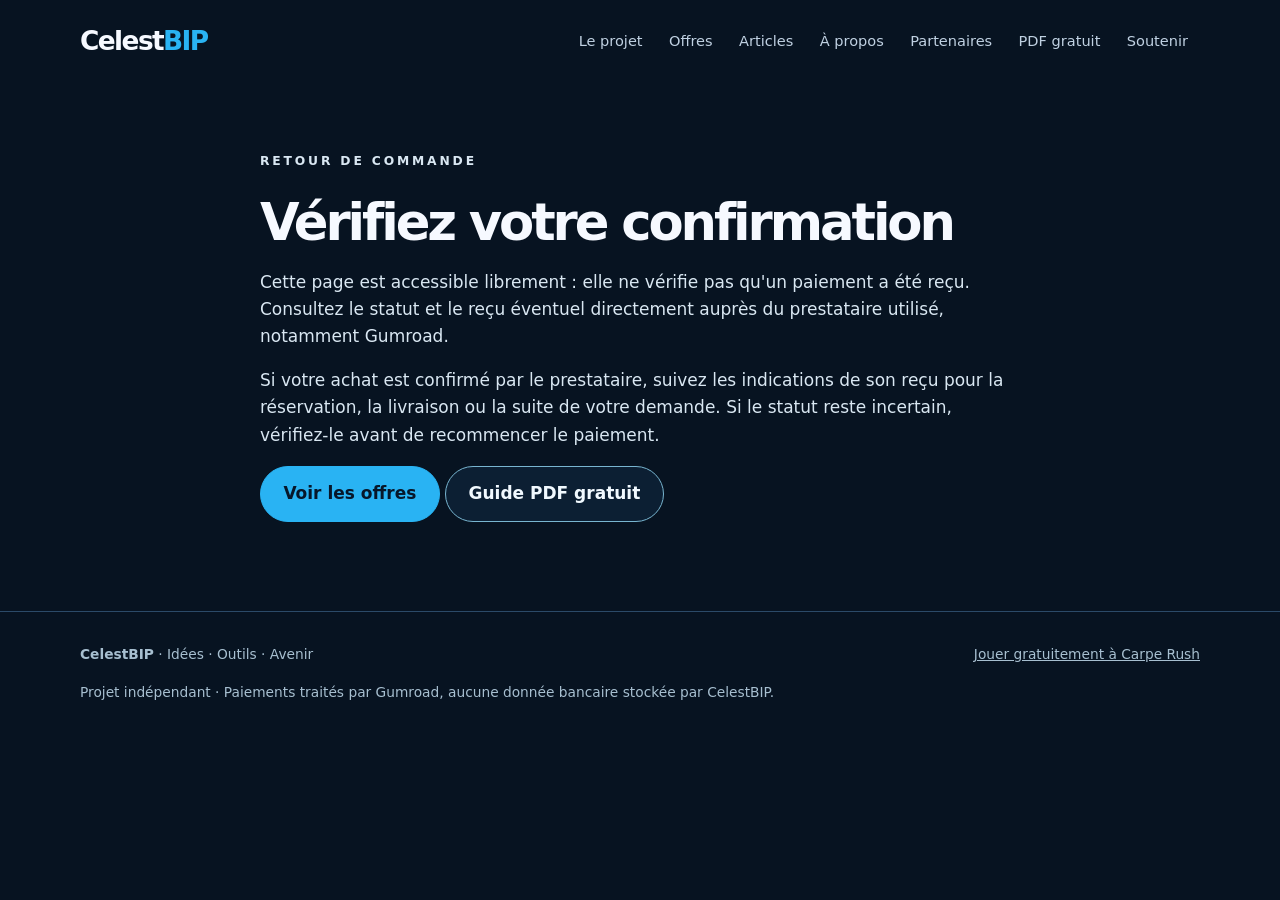
<file: merci.html>
<!doctype html>
<html lang="fr-CH"><head><meta charset="utf-8"><meta name="viewport" content="width=device-width,initial-scale=1">
<meta name="description" content="Vérifier le statut de votre commande auprès du prestataire.">
<meta name="robots" content="index,follow"><meta name="referrer" content="strict-origin-when-cross-origin">
<title>Retour de commande | CelestBIP</title>
<link rel="canonical" href="https://ceeentreprises-dev.github.io/CelesteBip-starter/merci.html"><link rel="icon" href="favicon.svg" type="image/svg+xml">
<meta property="og:type" content="website"><meta property="og:url" content="https://ceeentreprises-dev.github.io/CelesteBip-starter/">
<meta property="og:title" content="CelestBIP | L'humain d'abord. L'IA pour apprendre et créer.">
<meta property="og:description" content="Séances, ateliers et guide gratuit pour utiliser l'IA avec méthode, en Suisse romande.">
<meta property="og:image" content="https://ceeentreprises-dev.github.io/CelesteBip-starter/og-image.png"><meta name="twitter:card" content="summary_large_image">
<link rel="stylesheet" href="style.css"></head>
<body><a class="skip" href="#contenu">Aller au contenu</a>
<header><div class="wrap nav"><a href="index.html#accueil" class="logo" aria-label="CelestBIP accueil">Celest<span>BIP</span></a>
<nav aria-label="Navigation principale"><a href="index.html#projet">Le projet</a><a href="index.html#offres">Offres</a><a href="index.html#articles">Articles</a><a href="a-propos.html">À propos</a><a href="partenaires.html">Partenaires</a><a href="index.html#guide">PDF gratuit</a><a href="index.html#soutenir">Soutenir</a></nav></div></header>
<main id="contenu" tabindex="-1"><section class="article"><div class="wrap narrow"><p class="eyebrow">Retour de commande</p><h1>Vérifiez votre confirmation</h1><p>Cette page est accessible librement : elle ne vérifie pas qu'un paiement a été reçu. Consultez le statut et le reçu éventuel directement auprès du prestataire utilisé, notamment Gumroad.</p><p>Si votre achat est confirmé par le prestataire, suivez les indications de son reçu pour la réservation, la livraison ou la suite de votre demande. Si le statut reste incertain, vérifiez-le avant de recommencer le paiement.</p><p><a class="button" href="index.html#offres">Voir les offres</a> <a class="button secondary" href="installer-celestbip-soi-meme.pdf" download>Guide PDF gratuit</a></p></div></section></main>
<footer><div class="wrap foot"><div><strong>CelestBIP</strong> · Idées · Outils · Avenir</div><div><a href="carpe-rush/">Jouer gratuitement à Carpe Rush</a></div><div>Projet indépendant · Paiements traités par Gumroad, aucune donnée bancaire stockée par CelestBIP.</div></div></footer>
</body></html>
</file>
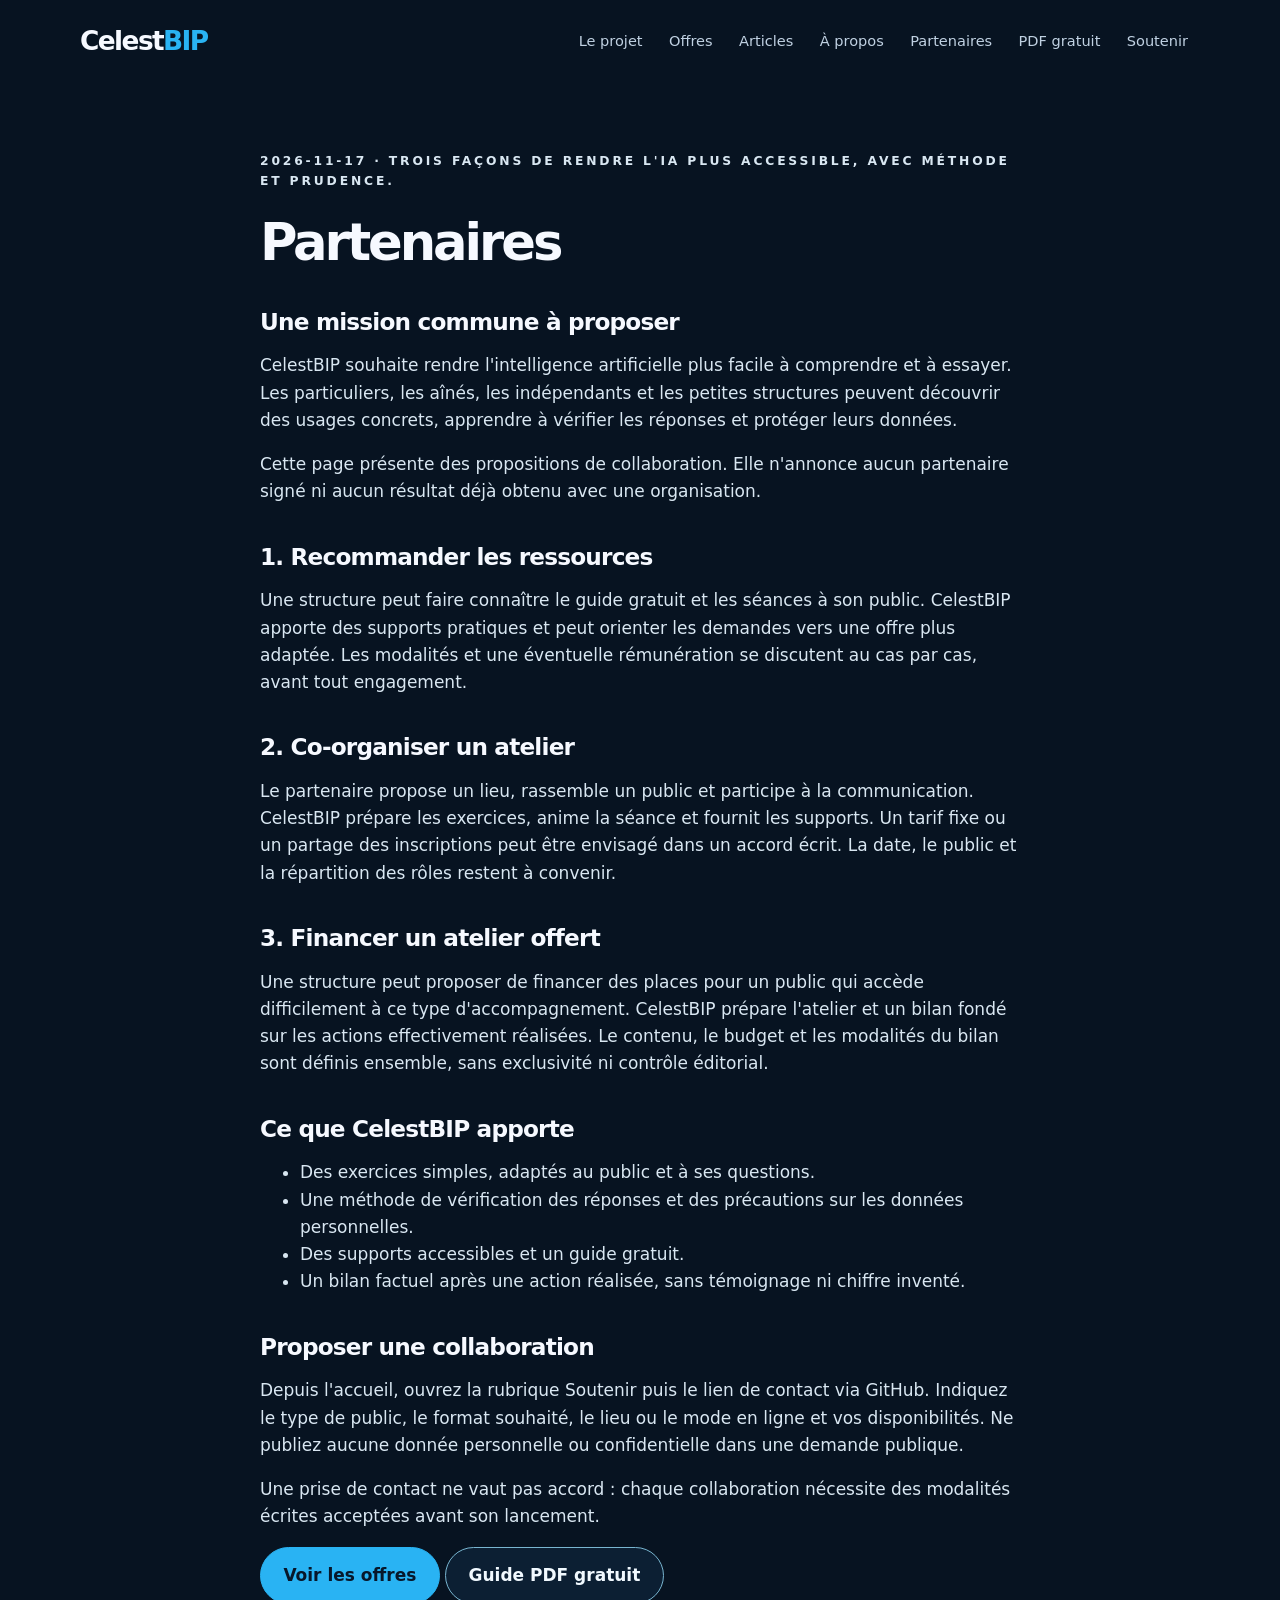
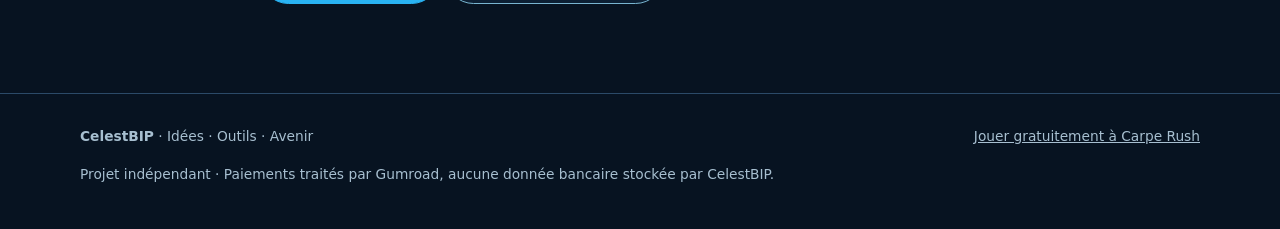
<file: partenaires.html>
<!doctype html>
<html lang="fr-CH"><head><meta charset="utf-8"><meta name="viewport" content="width=device-width,initial-scale=1">
<meta name="description" content="Trois façons de rendre l&#x27;IA plus accessible, avec méthode et prudence.">
<meta name="robots" content="index,follow"><meta name="referrer" content="strict-origin-when-cross-origin">
<title>Partenaires | CelestBIP</title>
<link rel="canonical" href="https://ceeentreprises-dev.github.io/CelesteBip-starter/partenaires.html"><link rel="icon" href="favicon.svg" type="image/svg+xml">
<meta property="og:type" content="website"><meta property="og:url" content="https://ceeentreprises-dev.github.io/CelesteBip-starter/">
<meta property="og:title" content="CelestBIP | L'humain d'abord. L'IA pour apprendre et créer.">
<meta property="og:description" content="Séances, ateliers et guide gratuit pour utiliser l'IA avec méthode, en Suisse romande.">
<meta property="og:image" content="https://ceeentreprises-dev.github.io/CelesteBip-starter/og-image.png"><meta name="twitter:card" content="summary_large_image">
<link rel="stylesheet" href="style.css"></head>
<body><a class="skip" href="#contenu">Aller au contenu</a>
<header><div class="wrap nav"><a href="index.html#accueil" class="logo" aria-label="CelestBIP accueil">Celest<span>BIP</span></a>
<nav aria-label="Navigation principale"><a href="index.html#projet">Le projet</a><a href="index.html#offres">Offres</a><a href="index.html#articles">Articles</a><a href="a-propos.html">À propos</a><a href="partenaires.html">Partenaires</a><a href="index.html#guide">PDF gratuit</a><a href="index.html#soutenir">Soutenir</a></nav></div></header>
<main id="contenu" tabindex="-1"><section class="article"><div class="wrap narrow"><p class="eyebrow">2026-11-17 · Trois façons de rendre l&#x27;IA plus accessible, avec méthode et prudence.</p><h1>Partenaires</h1><h2>Une mission commune à proposer</h2>
<p>CelestBIP souhaite rendre l&#x27;intelligence artificielle plus facile à comprendre et à essayer. Les particuliers, les aînés, les indépendants et les petites structures peuvent découvrir des usages concrets, apprendre à vérifier les réponses et protéger leurs données.</p>
<p>Cette page présente des propositions de collaboration. Elle n&#x27;annonce aucun partenaire signé ni aucun résultat déjà obtenu avec une organisation.</p>
<h2>1. Recommander les ressources</h2>
<p>Une structure peut faire connaître le guide gratuit et les séances à son public. CelestBIP apporte des supports pratiques et peut orienter les demandes vers une offre plus adaptée. Les modalités et une éventuelle rémunération se discutent au cas par cas, avant tout engagement.</p>
<h2>2. Co-organiser un atelier</h2>
<p>Le partenaire propose un lieu, rassemble un public et participe à la communication. CelestBIP prépare les exercices, anime la séance et fournit les supports. Un tarif fixe ou un partage des inscriptions peut être envisagé dans un accord écrit. La date, le public et la répartition des rôles restent à convenir.</p>
<h2>3. Financer un atelier offert</h2>
<p>Une structure peut proposer de financer des places pour un public qui accède difficilement à ce type d&#x27;accompagnement. CelestBIP prépare l&#x27;atelier et un bilan fondé sur les actions effectivement réalisées. Le contenu, le budget et les modalités du bilan sont définis ensemble, sans exclusivité ni contrôle éditorial.</p>
<h2>Ce que CelestBIP apporte</h2>
<ul>
<li>Des exercices simples, adaptés au public et à ses questions.</li>
<li>Une méthode de vérification des réponses et des précautions sur les données personnelles.</li>
<li>Des supports accessibles et un guide gratuit.</li>
<li>Un bilan factuel après une action réalisée, sans témoignage ni chiffre inventé.</li>
</ul>
<h2>Proposer une collaboration</h2>
<p>Depuis l&#x27;accueil, ouvrez la rubrique Soutenir puis le lien de contact via GitHub. Indiquez le type de public, le format souhaité, le lieu ou le mode en ligne et vos disponibilités. Ne publiez aucune donnée personnelle ou confidentielle dans une demande publique.</p>
<p>Une prise de contact ne vaut pas accord : chaque collaboration nécessite des modalités écrites acceptées avant son lancement.</p><p><a class="button" href="index.html#offres">Voir les offres</a> <a class="button secondary" href="installer-celestbip-soi-meme.pdf" download>Guide PDF gratuit</a></p></div></section></main>
<footer><div class="wrap foot"><div><strong>CelestBIP</strong> · Idées · Outils · Avenir</div><div><a href="carpe-rush/">Jouer gratuitement à Carpe Rush</a></div><div>Projet indépendant · Paiements traités par Gumroad, aucune donnée bancaire stockée par CelestBIP.</div></div></footer>
</body></html>
</file>
<file: style.css>
:root {color-scheme:dark;--bg:#071321;--panel:#11263b;--line:#2b4a68;
--white:#f6f9ff;--muted:#c0d1e2;--blue:#29b3f3;--mint:#b5ead6;--gold:#ffce91;}
* {box-sizing:border-box} html {scroll-behavior:smooth}
body {margin:0;font:17px/1.6 system-ui,-apple-system,BlinkMacSystemFont,'Segoe UI',sans-serif;
background:var(--bg);color:var(--white);}
a {color:inherit} a:focus-visible {outline:3px solid var(--gold);outline-offset:4px}
.skip {position:absolute;left:-9999px;top:1rem;z-index:99;background:#fff;color:#000;padding:.65rem}
.skip:focus {left:1rem}
.wrap {width:min(1120px,calc(100% - 44px));margin:0 auto}
header {position:absolute;inset:0 0 auto 0;z-index:10}
.nav {display:flex;align-items:center;justify-content:space-between;min-height:82px;gap:1rem}
.logo {font-weight:800;text-decoration:none;font-size:1.65rem;letter-spacing:-.06em}
.logo span,.shine {color:var(--blue)} .nav small {font-size:.73rem;letter-spacing:.19em;color:#c1d2e3}
nav {display:flex;flex-wrap:wrap;justify-content:flex-end;gap:.15rem}
nav a {display:inline-flex;align-items:center;white-space:nowrap;min-height:44px;
text-decoration:none;padding:.5rem .75rem;font-size:.91rem;color:var(--muted)}
nav a:hover {color:white}
.hero {position:relative;min-height:720px;display:flex;align-items:center;
background:radial-gradient(circle at 76% 25%,#285279 0,transparent 42%),#061323;overflow:hidden}
.hero-art {position:absolute;inset:0;width:100%;height:100%;object-fit:cover;opacity:.91}
.hero::after {content:'';position:absolute;inset:0;
background:linear-gradient(90deg,rgba(3,14,28,.96),rgba(3,14,28,.88) 32%,rgba(3,14,28,.20) 80%),
linear-gradient(0deg,#071321,transparent 32%);pointer-events:none}
.hero-content {position:relative;z-index:1;padding:150px 0 110px;max-width:1120px}
.eyebrow {font-weight:700;font-size:.77rem;color:var(--mint);letter-spacing:.23em;text-transform:uppercase}
h1 {font-size:clamp(2.5rem,5.8vw,5.5rem);line-height:1.09;letter-spacing:-.06em;
max-width:750px;margin:.45em 0 .35em} .lead {font-size:clamp(1.08rem,2vw,1.34rem);max-width:610px;color:#d9e7f2}
.actions {display:flex;gap:.8rem;flex-wrap:wrap;margin-top:1.8rem}
.button {display:inline-flex;align-items:center;justify-content:center;padding:.85rem 1.4rem;
background:var(--blue);color:#07172a;border:1px solid var(--blue);border-radius:60px;
font-weight:750;text-decoration:none;min-height:50px}
.button.secondary {background:#0d2339c7;color:#f1f9ff;border-color:#78b5d0}
.button:hover {filter:brightness(1.1)}
section {padding:72px 0} h2 {font-size:clamp(1.65rem,3vw,2.35rem);line-height:1.2;letter-spacing:-.035em;margin:.1em 0 .65em}
.section-intro {color:var(--muted);max-width:780px}
.grid {display:grid;grid-template-columns:repeat(3,minmax(0,1fr));gap:18px;margin-top:28px}
.card {border:1px solid var(--line);background:linear-gradient(160deg,#132e46,#0a1a2d);
border-radius:20px;padding:27px;min-height:190px}
.num {display:inline-block;border:1px solid #5b849d;border-radius:999px;color:var(--mint);padding:.2em .7em;font-size:.72rem;letter-spacing:.1em}
h3 {font-size:1.25rem;margin:.8em 0 .4em} .card p {color:var(--muted);margin:0}
.banded {background:#0b1d30}
.two {display:grid;grid-template-columns:1.2fr .8fr;gap:46px;align-items:center}
.note {border-left:3px solid var(--blue);padding:1rem 1.2rem;background:#122c42;border-radius:0 12px 12px 0;color:#d7eaf5}
.muted {color:var(--muted)} .muted a {text-underline-offset:.15em}
.support {border:1px solid #365775;background:linear-gradient(125deg,#122f49,#0b2135);
border-radius:24px;padding:36px}
.support p {max-width:780px;color:#d4e3ed}
.disclosure {font-size:.87rem;color:#b2c9db}
.article {padding:140px 0 72px} .narrow {max-width:760px} .article h1 {font-size:clamp(2rem,4.5vw,3.2rem)}
.article h2 {font-size:1.45rem;margin-top:1.6em} .article p,.article li {color:#d9e7f2} .card h3 a {text-decoration:none}
footer {border-top:1px solid var(--line);padding:31px 0 44px;color:#a7bfd0;font-size:.86rem}
footer .foot {display:flex;justify-content:space-between;gap:1rem;flex-wrap:wrap}
@media(max-width:740px){.hero{min-height:670px}.hero-content{padding-top:125px}
.hero::after{background:linear-gradient(90deg,rgba(3,14,28,.95),rgba(3,14,28,.72)),
linear-gradient(0deg,#071321,transparent 40%)}.grid,.two{grid-template-columns:1fr}
nav a{padding:.25rem}.support{padding:24px}section{padding:48px 0}}
@media(max-width:960px){header{position:relative;background:var(--bg)}
.nav{flex-direction:column;align-items:flex-start;gap:.5rem;padding:1rem 0}
nav{justify-content:flex-start}.hero-content{padding:64px 0}.article{padding-top:64px}}
@media(prefers-reduced-motion:reduce){html{scroll-behavior:auto}}
</file>
<file: carpe-rush/css/style.css>
* { box-sizing: border-box; margin: 0; padding: 0; }
html, body { height: 100%; background: #021820; overflow: hidden; }
body {
  font-family: system-ui, -apple-system, "Segoe UI", sans-serif;
  color: #eaf7fb;
  display: flex; align-items: center; justify-content: center;
  user-select: none; -webkit-user-select: none;
  -webkit-tap-highlight-color: transparent;
}
#app { position: relative; }
canvas { display: block; border-radius: 6px; touch-action: pinch-zoom; }

.screen {
  position: absolute; inset: 0;
  display: flex; flex-direction: column; align-items: center; justify-content: center;
  gap: 12px; padding: 24px; text-align: center;
  background: rgba(2, 24, 32, 0.72);
  backdrop-filter: blur(2px);
  border-radius: 6px;
  overflow-y: auto;
}
.hidden { display: none !important; }

h1 { font-size: 52px; line-height: 0.95; letter-spacing: 1px; color: #ffb15c; text-shadow: 0 4px 0 #8a3313; }
h1 span { color: #ffd23f; text-shadow: 0 4px 0 #8a5a00; }
h2 { font-size: 28px; color: #ffd23f; }
.tag { color: #9fd8ea; }
.best { color: #cfeef6; }
.score-big { font-size: 56px; font-weight: 800; color: #fff; }
.record { color: #ffd23f; font-weight: 700; animation: pulse 0.8s infinite alternate; }
.stats { color: #9fd8ea; font-size: 14px; }
@keyframes pulse { to { transform: scale(1.08); } }

button {
  font: inherit; font-weight: 700; color: #04212f;
  background: #9fd8ea; border: 0; border-radius: 12px;
  padding: 10px 18px; min-width: 120px; cursor: pointer;
  box-shadow: 0 4px 0 #3b7c8f;
}
button:active { transform: translateY(3px); box-shadow: 0 1px 0 #3b7c8f; }
button.big { background: #ffd23f; box-shadow: 0 5px 0 #a87a00; font-size: 22px; padding: 14px 40px; }
button.small { min-width: 0; font-size: 13px; padding: 7px 12px; background: #3b7c8f; color: #eaf7fb; box-shadow: 0 3px 0 #1d4b58; }
button:disabled { opacity: 0.45; cursor: default; }
.row { display: flex; gap: 10px; }

#topbar { position: absolute; top: 6px; right: 6px; }
button.icon { min-width: 0; width: 36px; height: 34px; padding: 0; font-size: 13px; background: rgba(159,216,234,0.25); color: #fff; box-shadow: none; }

.list { width: 100%; display: flex; flex-direction: column; gap: 8px; }
.card {
  display: flex; align-items: center; justify-content: space-between; gap: 10px;
  background: rgba(159, 216, 234, 0.1); border-radius: 10px; padding: 10px 12px; text-align: left;
}
.card b { color: #ffd23f; }
.card small { display: block; color: #9fd8ea; font-size: 12px; }
.card button { min-width: 78px; padding: 8px 10px; font-size: 14px; }
.card.locked { opacity: 0.45; }
.pips { color: #ffd23f; letter-spacing: 2px; font-size: 12px; }

.help { text-align: left; list-style: none; display: flex; flex-direction: column; gap: 10px; font-size: 15px; }
.dot { display: inline-block; width: 12px; height: 12px; border-radius: 50%; vertical-align: middle; }
.dot.gold { background: #ffd23f; } .dot.bomb { background: #e8463c; } .dot.shield { background: #4fc3f7; }
.dot.magnet { background: #b388ff; } .dot.slow { background: #69f0ae; } .dot.heart { background: #ff6f91; }

#toast {
  position: absolute; left: 50%; top: 110px; transform: translateX(-50%);
  background: #ffd23f; color: #04212f; font-weight: 700; padding: 8px 14px; border-radius: 10px;
  font-size: 14px; white-space: nowrap; pointer-events: none;
}
#over-ach { color: #ffd23f; font-size: 14px; }
</file>
